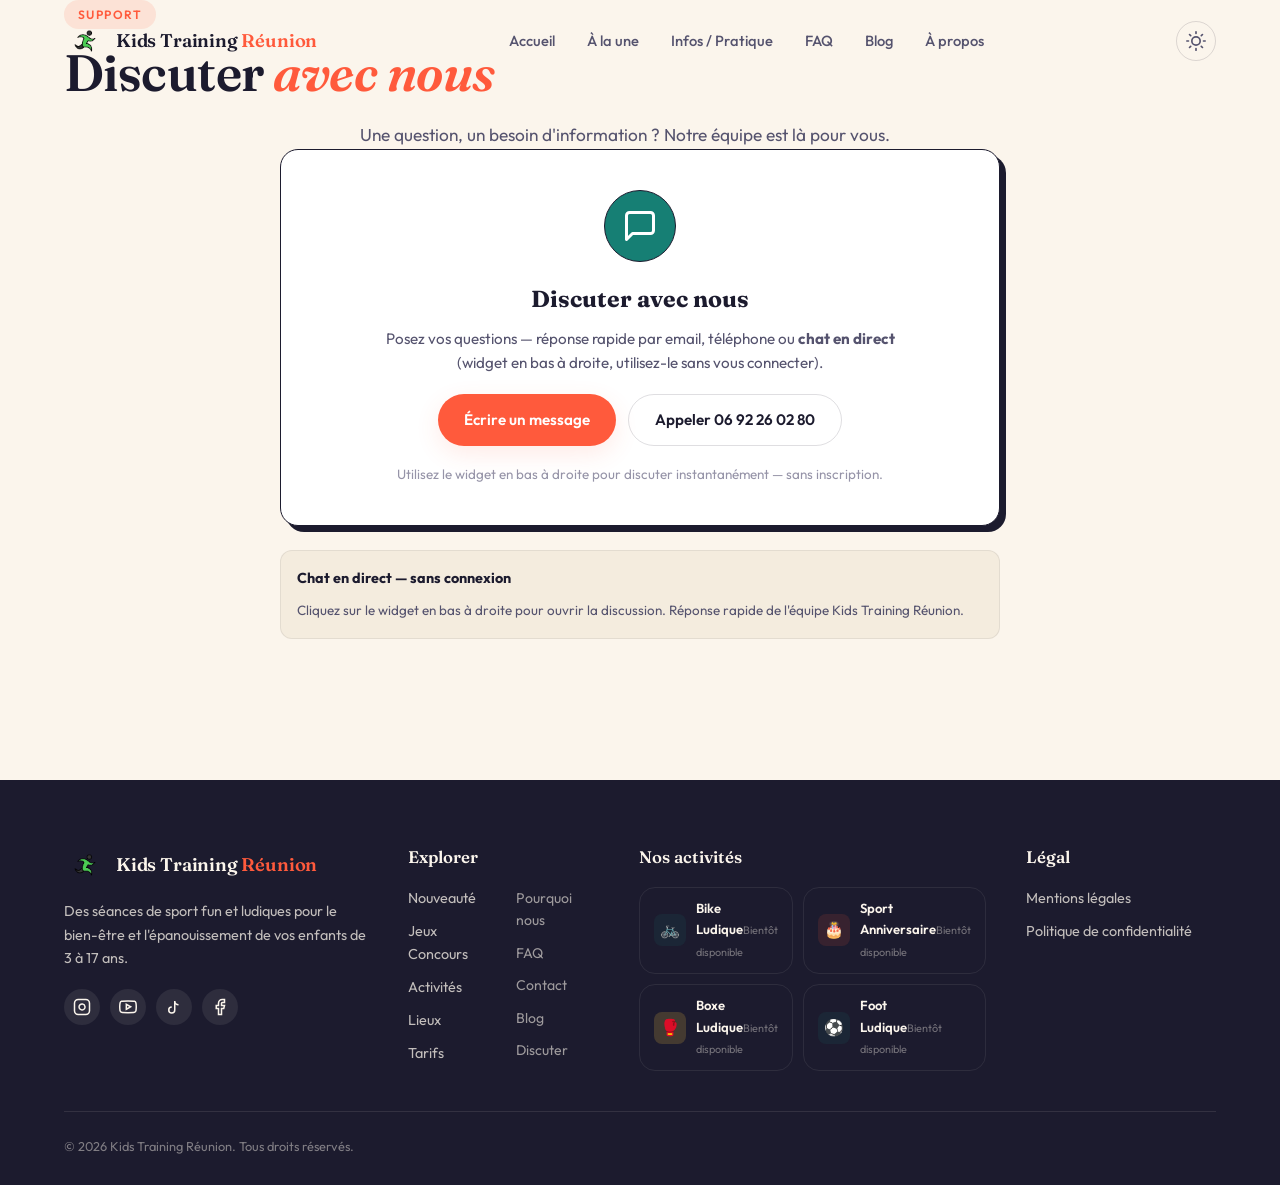
<file: chat.html>
<!DOCTYPE html>
<html lang="fr">

<head>
  <meta charset="UTF-8">
  <meta name="viewport" content="width=device-width, initial-scale=1.0">
  <title>Discuter avec nous — Kids Training Réunion</title>
  <meta name="description" content="Besoin d'aide ? Discutez directement avec l'équipe Kids Training Réunion.">
  <link rel="icon" type="image/x-icon" href="image/favicon.ico?v=7" id="favicon">
  <link rel="icon" type="image/png" sizes="16x16" href="image/favicon-16x16.png?v=7">
  <link rel="icon" type="image/png" sizes="32x32" href="image/favicon-32x32.png?v=7">
  <link rel="icon" type="image/png" sizes="64x64" href="image/favicon-64x64.png?v=7">
  <link rel="apple-touch-icon" sizes="180x180" href="image/apple-touch-icon.png?v=7">
  <link rel="manifest" href="image/site.webmanifest">
  <meta name="theme-color" content="#FF5A3C">
  <meta property="og:title" content="Discuter avec nous — Kids Training Réunion">
  <meta property="og:description" content="Besoin d'aide ? Discutez directement avec l'équipe Kids Training Réunion.">
  <meta property="og:image" content="image/logo.png">
  <meta property="og:type" content="website">
  <meta property="og:locale" content="fr_FR">
  <link rel="canonical" href="https://kids-training-reunion.re/chat.html">
  <link rel="preconnect" href="https://fonts.googleapis.com">
  <link rel="preconnect" href="https://fonts.gstatic.com" crossorigin>
  <link
    href="https://fonts.googleapis.com/css2?family=Fraunces:ital,opsz,wght@0,9..144,300;0,9..144,450;0,9..144,600;0,9..144,700;0,9..144,900;1,9..144,500;1,9..144,600&family=Outfit:wght@400;500;600;700;800&display=swap"
    rel="stylesheet">
  <link rel="stylesheet" href="styles.css">
  <link rel="stylesheet" href="chat.css">
  <script>
    (function () {
      var theme = localStorage.getItem('theme') || 'light';
      document.documentElement.setAttribute('data-theme', theme);
      var fav = document.getElementById('favicon');
      if(fav) fav.href = 'image/favicon.ico?v=7';
    })();
  </script>
</head>

<body>

  <!-- NAV -->
  <nav class="nav" id="nav" role="navigation" aria-label="Navigation principale">
    <div class="nav-container">
      <a href="index.html" class="logo">
        <img class="logo-img" src="image/logo.png" alt="Kids Training Réunion" width="42" height="42">
        <span class="logo-text">Kids Training<span class="logo-accent"> Réunion</span></span>
      </a>
      <div class="nav-links" id="navLinks">
        <a href="index.html" class="nav-link">Accueil</a>
        <a href="index.html#nouveautes" class="nav-link">À la une</a>
        <a href="index.html#lieux" class="nav-link">Infos / Pratique</a>
        <a href="index.html#faq" class="nav-link">FAQ</a>
        <a href="blog.html" class="nav-link">Blog</a>
        <a href="apropos.html" class="nav-link">À propos</a>
      </div>
      <div class="nav-actions">
        <button class="theme-toggle" id="themeToggle" aria-label="Changer de thème">
          <svg class="icon-sun" width="20" height="20" viewBox="0 0 24 24" fill="none" stroke="currentColor" stroke-width="2" stroke-linecap="round" stroke-linejoin="round">
            <circle cx="12" cy="12" r="5"/><path d="M12 1v2M12 21v2M4.22 4.22l1.42 1.42M18.36 18.36l1.42 1.42M1 12h2M21 12h2M4.22 19.78l1.42-1.42M18.36 5.64l1.42-1.42"/>
          </svg>
          <svg class="icon-moon" width="20" height="20" viewBox="0 0 24 24" fill="none" stroke="currentColor" stroke-width="2" stroke-linecap="round" stroke-linejoin="round">
            <path d="M21 12.79A9 9 0 1 1 11.21 3 7 7 0 0 0 21 12.79z"/>
          </svg>
        </button>
      </div>
      <button class="nav-toggle" id="navToggle" aria-label="Menu" aria-expanded="false" aria-controls="mobileMenu">
        <span></span><span></span><span></span>
      </button>
    </div>
  </nav>

  <div class="mobile-menu" id="mobileMenu" role="dialog" aria-modal="true" aria-label="Menu mobile">
    <div class="mobile-menu-bg">
      <svg viewBox="0 0 100 100" preserveAspectRatio="none">
        <path class="menu-wave" d="M0,0 Q50,20 100,0 L100,100 Q50,80 0,100 Z" fill="var(--coral)" />
      </svg>
    </div>
    <div class="mobile-menu-links">
      <a href="index.html" class="mobile-link">Accueil</a>
      <a href="index.html#nouveautes" class="mobile-link">À la une</a>
      <a href="index.html#lieux" class="mobile-link">Infos / Pratique</a>
      <a href="index.html#faq" class="mobile-link">FAQ</a>
      <a href="blog.html" class="mobile-link">Blog</a>
      <a href="apropos.html" class="mobile-link">À propos</a>
      <a href="chat.html" class="mobile-link mobile-link--secondary">Discuter sans quitter le site</a>
    </div>
  </div>

  <!-- HERO -->
  <section class="page-hero">
    <div class="container">
      <span class="section-tag">Support</span>
      <h1 class="section-title">Discuter <span class="text-gradient">avec nous</span></h1>
      <p class="section-desc" style="margin:0 auto;">Une question, un besoin d'information ? Notre équipe est là pour vous.</p>
    </div>
  </section>


  <!-- CONTENT — lecture publique, admin voit config Tawk.to -->
  <section style="padding: 0 0 var(--section-pad);">
    <div class="container">
      <div class="chat-placeholder" style="max-width:720px; margin: 0 auto;">
        <div class="chat-placeholder-icon">
          <svg width="36" height="36" viewBox="0 0 24 24" fill="none" stroke="currentColor" stroke-width="2"
            stroke-linecap="round" stroke-linejoin="round">
            <path d="M21 15a2 2 0 0 1-2 2H7l-4 4V5a2 2 0 0 1 2-2h14a2 2 0 0 1 2 2z" />
          </svg>
        </div>
        <h3>Discuter avec nous</h3>
        <p>Posez vos questions — réponse rapide par email, téléphone ou <strong>chat en direct</strong> (widget en bas à droite, utilisez-le sans vous connecter).</p>
        <div style="display:flex; gap:12px; justify-content:center; flex-wrap:wrap; margin-top:18px;">
          <a href="index.html#contact" class="btn btn-primary"><span>Écrire un message</span></a>
          <a href="tel:0692260280" class="btn btn-ghost"><span>Appeler 06 92 26 02 80</span></a>
        </div>
        <p style="margin-top:18px; font-size:0.84rem; color:var(--ink-faint);">Utilisez le widget en bas à droite pour discuter instantanément — sans inscription.</p>
      </div>

      <!-- TAWK.TO — chat en direct public -->
      <div style="display:flex; flex-direction:column; gap:10px; max-width:720px; margin: 24px auto 0; padding:16px; background:var(--cream-alt); border:1px solid var(--border); border-radius:12px;">
        <strong style="font-size:0.9rem;">Chat en direct — sans connexion</strong>
        <p style="font-size:0.84rem; color:var(--ink-soft); margin:0;">Cliquez sur le widget en bas à droite pour ouvrir la discussion. Réponse rapide de l'équipe Kids Training Réunion.</p>
      </div>

    </div>
  </section>

  <!-- FOOTER -->
  <footer class="footer">
    <div class="container">
      <div class="footer-grid">
        <div class="footer-brand">
          <a href="index.html" class="logo">
            <img class="logo-img" src="image/logo.png" alt="Kids Training Réunion" width="42" height="42">
            <span class="logo-text">Kids Training<span class="logo-accent"> Réunion</span></span>
          </a>
          <p>Des séances de sport fun et ludiques pour le bien-être et l'épanouissement de vos enfants de 3 à 17 ans.</p>
          <div class="footer-socials">
            <a href="https://www.instagram.com/kids_training_reunion/" class="footer-social" aria-label="Instagram"
              target="_blank" rel="noopener"><svg width="18" height="18" viewBox="0 0 24 24" fill="none"
                stroke="currentColor" stroke-width="2">
                <rect x="2" y="2" width="20" height="20" rx="5" ry="5" />
                <path d="M16 11.37A4 4 0 1112.63 8 4 4 0 0116 11.37z" />
                <line x1="17.5" y1="6.5" x2="17.51" y2="6.5" />
              </svg></a>
            <a href="https://www.youtube.com/@KidsTrainingReunion" class="footer-social" aria-label="YouTube"
              target="_blank" rel="noopener"><svg width="18" height="18" viewBox="0 0 24 24" fill="none"
                stroke="currentColor" stroke-width="2">
                <path d="M22.54 6.42a2.78 2.78 0 00-1.94-2C18.88 4 12 4 12 4s-6.88 0-8.6.46a2.78 2.78 0 00-1.94 2A29 29 0 001 11.75a29 29 0 00.46 5.33A2.78 2.78 0 003.4 19.1c1.72.46 8.6.46 8.6.46s6.88 0 8.6-.46a2.78 2.78 0 001.94-2 29 29 0 00.46-5.25 29 29 0 00-.46-5.43z" />
                <polygon points="9.75 15.02 15.5 11.75 9.75 8.48 9.75 15.02" />
              </svg></a>
            <a href="https://www.tiktok.com/@kidstrainingreunion" class="footer-social" aria-label="TikTok"
              target="_blank" rel="noopener"><svg width="18" height="18" viewBox="0 0 24 24" fill="none"
                stroke="currentColor" stroke-width="2">
                <path d="M9 12a4 4 0 1 0 4 4V4a5 5 0 0 0 5 5" />
              </svg></a>
            <a href="https://www.facebook.com/profile.php?id=100055377537172" class="footer-social" aria-label="Facebook"
              target="_blank" rel="noopener"><svg width="18" height="18" viewBox="0 0 24 24" fill="none"
                stroke="currentColor" stroke-width="2">
                <path d="M18 2h-3a5 5 0 00-5 5v3H7v4h3v8h4v-8h3l1-4h-4V7a1 1 0 011-1h3z" />
              </svg></a>
          </div>
        </div>
        <div>
          <p class="footer-title">Explorer</p>
          <div class="footer-nav-compact">
            <div class="footer-links">
              <a href="index.html#nouveautes">Nouveauté</a>
              <a href="index.html#concours">Jeux Concours</a>
              <a href="index.html#activites">Activités</a>
              <a href="index.html#lieux">Lieux</a>
              <a href="index.html#tarifs">Tarifs</a>
            </div>
            <div class="footer-links footer-links--muted">
              <a href="index.html#confiance">Pourquoi nous</a>
              <a href="index.html#faq">FAQ</a>
              <a href="index.html#contact">Contact</a>
              <a href="blog.html">Blog</a>
              <a href="chat.html">Discuter</a>
            </div>
          </div>
        </div>
        <div>
          <p class="footer-title">Nos activités</p>
          <div class="sites-grid">
            <a href="https://bike-ludique-reunion.com" class="site-link" target="_blank" rel="noopener">
              <span class="site-link-icon" style="background: var(--teal-glow); color: var(--teal);">🚲</span>
              <span class="site-link-label"><span class="site-link-name">Bike Ludique</span><span class="site-link-status">Bientôt disponible</span></span>
            </a>
            <a href="https://sport-anniversaire-reunion.com" class="site-link" target="_blank" rel="noopener">
              <span class="site-link-icon" style="background: var(--coral-glow); color: var(--coral);">🎂</span>
              <span class="site-link-label"><span class="site-link-name">Sport Anniversaire</span><span class="site-link-status">Bientôt disponible</span></span>
            </a>
            <a href="https://boxe-ludique-reunion.com" class="site-link" target="_blank" rel="noopener">
              <span class="site-link-icon" style="background: var(--sun-glow); color: var(--sun-dark);">🥊</span>
              <span class="site-link-label"><span class="site-link-name">Boxe Ludique</span><span class="site-link-status">Bientôt disponible</span></span>
            </a>
            <a href="https://foot-ludique-reunion.com" class="site-link" target="_blank" rel="noopener">
              <span class="site-link-icon" style="background: var(--teal-glow); color: var(--teal);">⚽</span>
              <span class="site-link-label"><span class="site-link-name">Foot Ludique</span><span class="site-link-status">Bientôt disponible</span></span>
            </a>
          </div>
        </div>
        <div>
          <p class="footer-title">Légal</p>
          <div class="footer-links"><a href="mentions-legales.html">Mentions légales</a><a href="politique-confidentialite.html">Politique de confidentialité</a></div>
        </div>
      </div>
      <div class="footer-bottom">
        <p class="footer-copyright">© 2026 Kids Training Réunion. Tous droits réservés.</p>
      </div>
    </div>
  </footer>

  <script src="app.js"></script>
  <script>
    document.querySelectorAll('.mobile-link').forEach(link => {
      link.addEventListener('click', () => {
        document.getElementById('navToggle').classList.remove('active');
        document.getElementById('mobileMenu').classList.remove('active');
        document.body.style.overflow = '';
      });
    });
  </script>
</body>

</html>
</file>
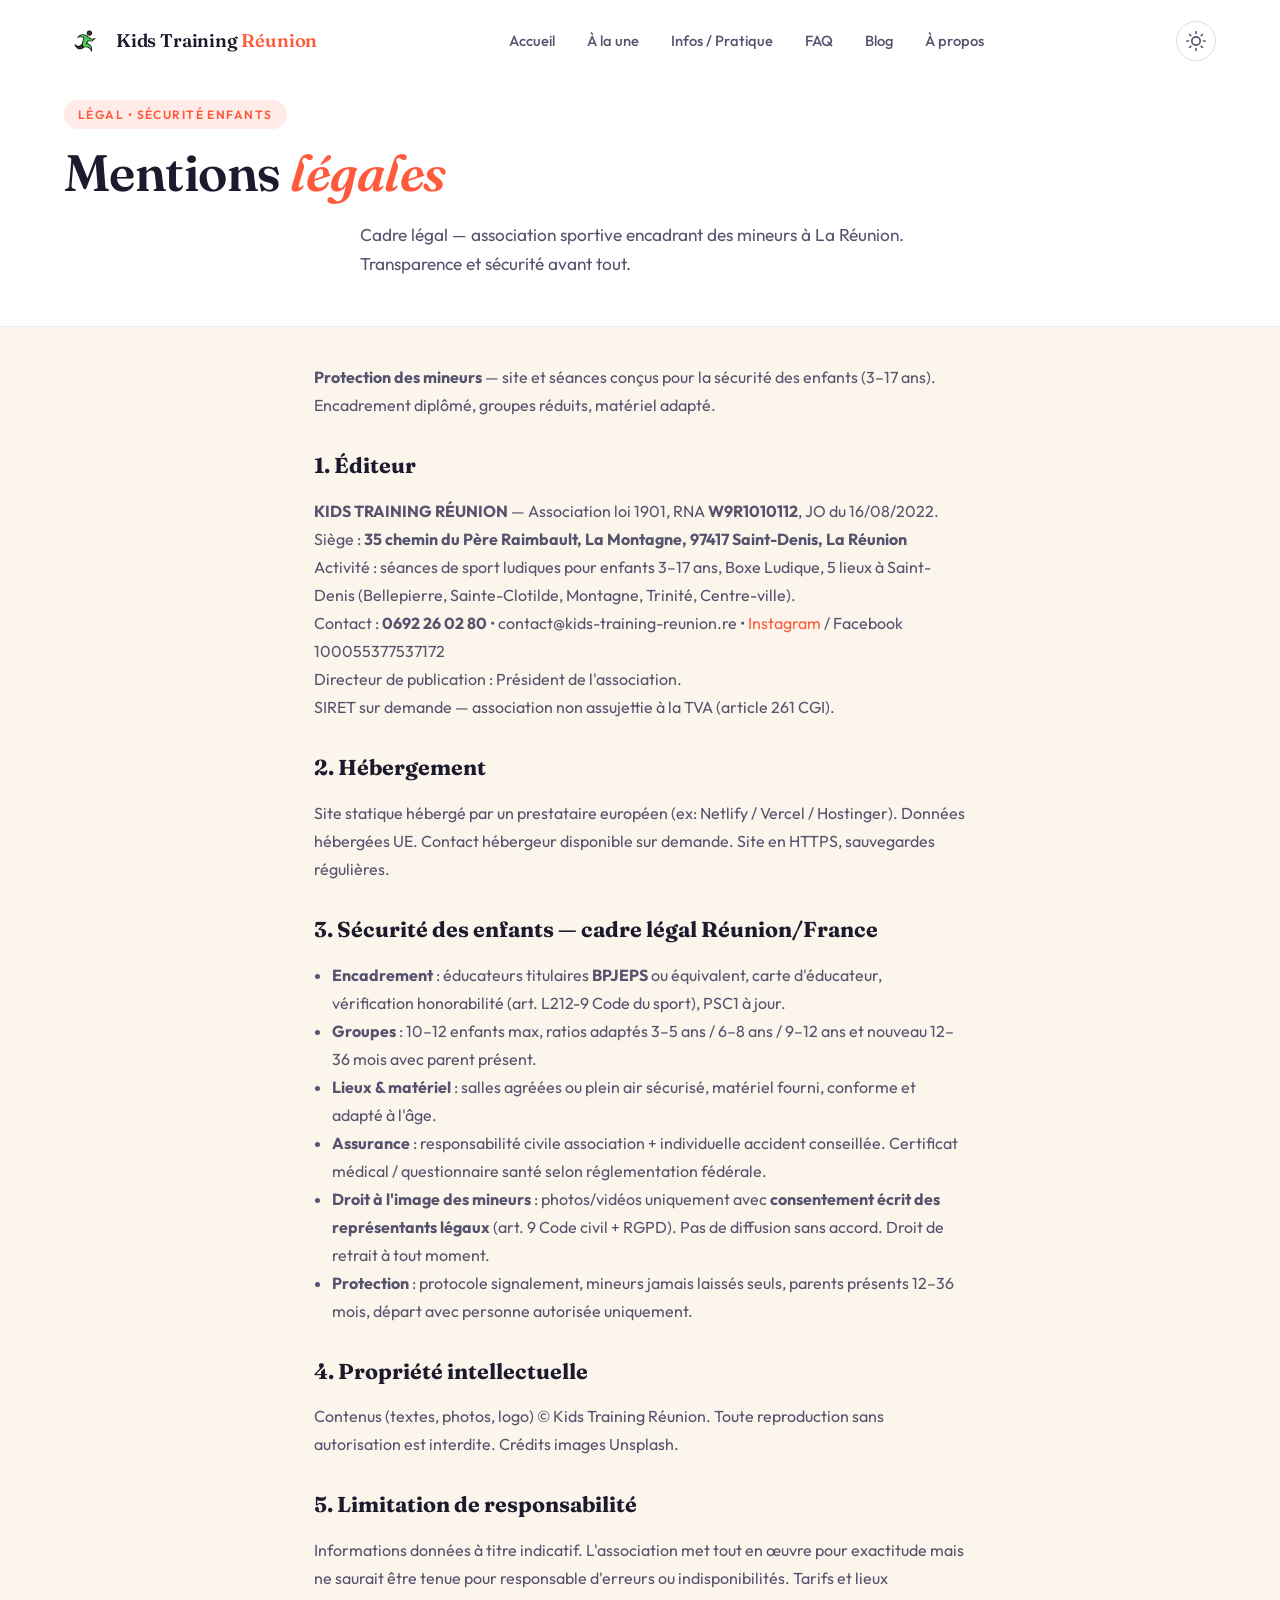
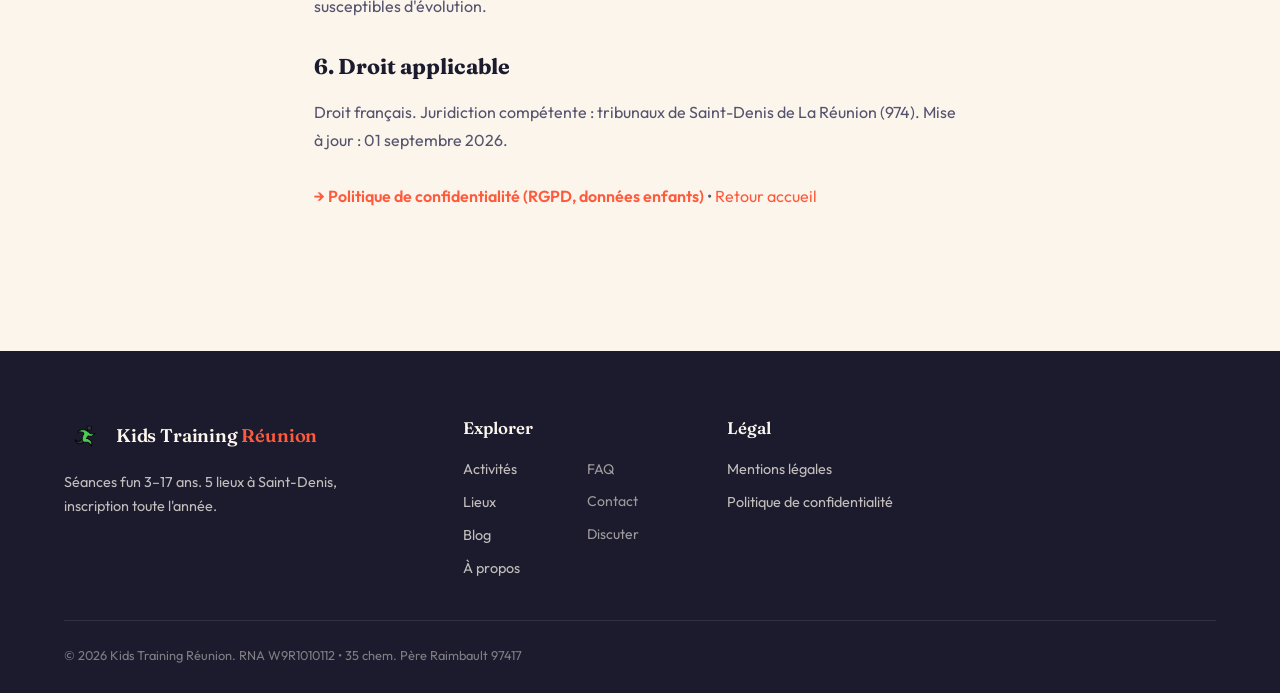
<file: mentions-legales.html>
<!DOCTYPE html>
<html lang="fr">
<head>
  <meta charset="UTF-8">
  <meta name="viewport" content="width=device-width, initial-scale=1.0">
  <title>Mentions légales — Kids Training Réunion</title>
  <meta name="description" content="Mentions légales Kids Training Réunion — association sportive pour enfants à Saint-Denis, sécurité et cadre légal.">
  <link rel="icon" type="image/x-icon" href="image/favicon.ico?v=7" id="favicon">
  <link rel="icon" type="image/png" sizes="16x16" href="image/favicon-16x16.png?v=7">
  <link rel="icon" type="image/png" sizes="32x32" href="image/favicon-32x32.png?v=7">
  <link rel="icon" type="image/png" sizes="64x64" href="image/favicon-64x64.png?v=7">
  <link rel="apple-touch-icon" sizes="180x180" href="image/apple-touch-icon.png?v=7">
  <link rel="manifest" href="image/site.webmanifest">
  <meta name="theme-color" content="#FF5A3C">
  <link rel="canonical" href="https://kids-training-reunion.re/mentions-legales.html">
  <link rel="preconnect" href="https://fonts.googleapis.com"><link rel="preconnect" href="https://fonts.gstatic.com" crossorigin>
  <link href="https://fonts.googleapis.com/css2?family=Fraunces:ital,opsz,wght@0,9..144,600&family=Outfit:wght@400;600;700&display=swap" rel="stylesheet">
  <link rel="stylesheet" href="styles.css">
  <script>(function(){var t=localStorage.getItem('theme')||'light';document.documentElement.setAttribute('data-theme',t);var f=document.getElementById('favicon');if(f)f.href='image/favicon.ico?v=7';})();</script>
</head>
<body>
      <!-- NAV -->
  <nav class="nav" id="nav" role="navigation" aria-label="Navigation principale">
    <div class="nav-container">
      <a href="index.html" class="logo">
        <img class="logo-img" src="image/logo.png" alt="Kids Training Réunion" width="42" height="42">
        <span class="logo-text">Kids Training<span class="logo-accent"> Réunion</span></span>
      </a>
      <div class="nav-links" id="navLinks">
        <a href="index.html" class="nav-link">Accueil</a>
        <a href="index.html#nouveautes" class="nav-link">À la une</a>
        <a href="index.html#lieux" class="nav-link">Infos / Pratique</a>
        <a href="index.html#faq" class="nav-link">FAQ</a>
        <a href="blog.html" class="nav-link">Blog</a>
        <a href="apropos.html" class="nav-link">À propos</a>
      </div>
      <div class="nav-actions">
        <button class="theme-toggle" id="themeToggle" aria-label="Changer de thème">
          <svg class="icon-sun" width="20" height="20" viewBox="0 0 24 24" fill="none" stroke="currentColor" stroke-width="2" stroke-linecap="round" stroke-linejoin="round">
            <circle cx="12" cy="12" r="5"/><path d="M12 1v2M12 21v2M4.22 4.22l1.42 1.42M18.36 18.36l1.42 1.42M1 12h2M21 12h2M4.22 19.78l1.42-1.42M18.36 5.64l1.42-1.42"/>
          </svg>
          <svg class="icon-moon" width="20" height="20" viewBox="0 0 24 24" fill="none" stroke="currentColor" stroke-width="2" stroke-linecap="round" stroke-linejoin="round">
            <path d="M21 12.79A9 9 0 1 1 11.21 3 7 7 0 0 0 21 12.79z"/>
          </svg>
        </button>
      </div>
      <button class="nav-toggle" id="navToggle" aria-label="Menu" aria-expanded="false" aria-controls="mobileMenu">
        <span></span><span></span><span></span>
      </button>
    </div>
  </nav>

  <div class="mobile-menu" id="mobileMenu" role="dialog" aria-modal="true" aria-label="Menu mobile">
    <div class="mobile-menu-bg">
      <svg viewBox="0 0 100 100" preserveAspectRatio="none">
        <path class="menu-wave" d="M0,0 Q50,20 100,0 L100,100 Q50,80 0,100 Z" fill="var(--coral)" />
      </svg>
    </div>
    <div class="mobile-menu-links">
      <a href="index.html" class="mobile-link">Accueil</a>
      <a href="index.html#nouveautes" class="mobile-link">À la une</a>
      <a href="index.html#lieux" class="mobile-link">Infos / Pratique</a>
      <a href="index.html#faq" class="mobile-link">FAQ</a>
      <a href="blog.html" class="mobile-link">Blog</a>
      <a href="apropos.html" class="mobile-link">À propos</a>
      <a href="chat.html" class="mobile-link mobile-link--secondary">Discuter sans quitter le site</a>
    </div>
  </div>

  <section class="page-hero" style="padding:100px 0 48px; background:var(--paper); border-bottom:1px solid var(--border);">
    <div class="container">
      <span class="section-tag">Légal • Sécurité enfants</span>
      <h1 class="section-title">Mentions <span class="text-gradient">légales</span></h1>
      <p class="section-desc" style="margin:0 auto;">Cadre légal — association sportive encadrant des mineurs à La Réunion. Transparence et sécurité avant tout.</p>
    </div>
  </section>

  <section style="padding:36px 0 var(--section-pad);">
    <div class="container" style="max-width:780px; line-height:1.75; color:var(--ink-soft);">
      <div class="blog-admin-only" style="display:block; margin-bottom:22px;"><strong>Protection des mineurs</strong> — site et séances conçus pour la sécurité des enfants (3–17 ans). Encadrement diplômé, groupes réduits, matériel adapté.</div>

      <h2 style="font-family:var(--font-display); color:var(--ink); margin:28px 0 12px; font-size:1.35rem;">1. Éditeur</h2>
      <p><strong>KIDS TRAINING RÉUNION</strong> — Association loi 1901, RNA <strong>W9R1010112</strong>, JO du 16/08/2022.<br>
      Siège : <strong>35 chemin du Père Raimbault, La Montagne, 97417 Saint-Denis, La Réunion</strong><br>
      Activité : séances de sport ludiques pour enfants 3–17 ans, Boxe Ludique, 5 lieux à Saint-Denis (Bellepierre, Sainte-Clotilde, Montagne, Trinité, Centre-ville).<br>
      Contact : <strong>0692 26 02 80</strong> • contact@kids-training-reunion.re • <a href="https://www.instagram.com/kids_training_reunion/" style="color:var(--coral);">Instagram</a> / Facebook 100055377537172<br>
      Directeur de publication : Président de l'association.<br>
      SIRET sur demande — association non assujettie à la TVA (article 261 CGI).</p>

      <h2 style="font-family:var(--font-display); color:var(--ink); margin:28px 0 12px; font-size:1.35rem;">2. Hébergement</h2>
      <p>Site statique hébergé par un prestataire européen (ex: Netlify / Vercel / Hostinger). Données hébergées UE. Contact hébergeur disponible sur demande. Site en HTTPS, sauvegardes régulières.</p>

      <h2 style="font-family:var(--font-display); color:var(--ink); margin:28px 0 12px; font-size:1.35rem;">3. Sécurité des enfants — cadre légal Réunion/France</h2>
      <ul style="margin:12px 0 0 18px;">
        <li><strong>Encadrement</strong> : éducateurs titulaires <strong>BPJEPS</strong> ou équivalent, carte d'éducateur, vérification honorabilité (art. L212-9 Code du sport), PSC1 à jour.</li>
        <li><strong>Groupes</strong> : 10–12 enfants max, ratios adaptés 3–5 ans / 6–8 ans / 9–12 ans et nouveau 12–36 mois avec parent présent.</li>
        <li><strong>Lieux & matériel</strong> : salles agréées ou plein air sécurisé, matériel fourni, conforme et adapté à l'âge.</li>
        <li><strong>Assurance</strong> : responsabilité civile association + individuelle accident conseillée. Certificat médical / questionnaire santé selon réglementation fédérale.</li>
        <li><strong>Droit à l'image des mineurs</strong> : photos/vidéos uniquement avec <strong>consentement écrit des représentants légaux</strong> (art. 9 Code civil + RGPD). Pas de diffusion sans accord. Droit de retrait à tout moment.</li>
        <li><strong>Protection</strong> : protocole signalement, mineurs jamais laissés seuls, parents présents 12–36 mois, départ avec personne autorisée uniquement.</li>
      </ul>

      <h2 style="font-family:var(--font-display); color:var(--ink); margin:28px 0 12px; font-size:1.35rem;">4. Propriété intellectuelle</h2>
      <p>Contenus (textes, photos, logo) © Kids Training Réunion. Toute reproduction sans autorisation est interdite. Crédits images Unsplash.</p>

      <h2 style="font-family:var(--font-display); color:var(--ink); margin:28px 0 12px; font-size:1.35rem;">5. Limitation de responsabilité</h2>
      <p>Informations données à titre indicatif. L'association met tout en œuvre pour exactitude mais ne saurait être tenue pour responsable d'erreurs ou indisponibilités. Tarifs et lieux susceptibles d'évolution.</p>

      <h2 style="font-family:var(--font-display); color:var(--ink); margin:28px 0 12px; font-size:1.35rem;">6. Droit applicable</h2>
      <p>Droit français. Juridiction compétente : tribunaux de Saint-Denis de La Réunion (974). Mise à jour : 01 septembre 2026.</p>

      <p style="margin-top:28px;"><a href="politique-confidentialite.html" style="color:var(--coral); font-weight:600;">→ Politique de confidentialité (RGPD, données enfants)</a> • <a href="index.html" style="color:var(--coral);">Retour accueil</a></p>
    </div>
  </section>

  <footer class="footer"><div class="container"><div class="footer-grid"><div class="footer-brand"><a href="index.html" class="logo"><img class="logo-img" src="image/logo.png" alt="" width="42" height="42"><span class="logo-text">Kids Training<span class="logo-accent"> Réunion</span></span></a><p>Séances fun 3–17 ans. 5 lieux à Saint-Denis, inscription toute l'année.</p></div><div><p class="footer-title">Explorer</p><div class="footer-nav-compact"><div class="footer-links"><a href="index.html#activites">Activités</a><a href="index.html#lieux">Lieux</a><a href="blog.html">Blog</a><a href="apropos.html">À propos</a></div><div class="footer-links footer-links--muted"><a href="index.html#faq">FAQ</a><a href="index.html#contact">Contact</a><a href="chat.html">Discuter</a></div></div></div><div><p class="footer-title">Légal</p><div class="footer-links"><a href="mentions-legales.html">Mentions légales</a><a href="politique-confidentialite.html">Politique de confidentialité</a></div></div></div><div class="footer-bottom"><p class="footer-copyright">© 2026 Kids Training Réunion. RNA W9R1010112 • 35 chem. Père Raimbault 97417</p></div></div></footer>
  <script src="app.js"></script>
</body>
</html>
</file>
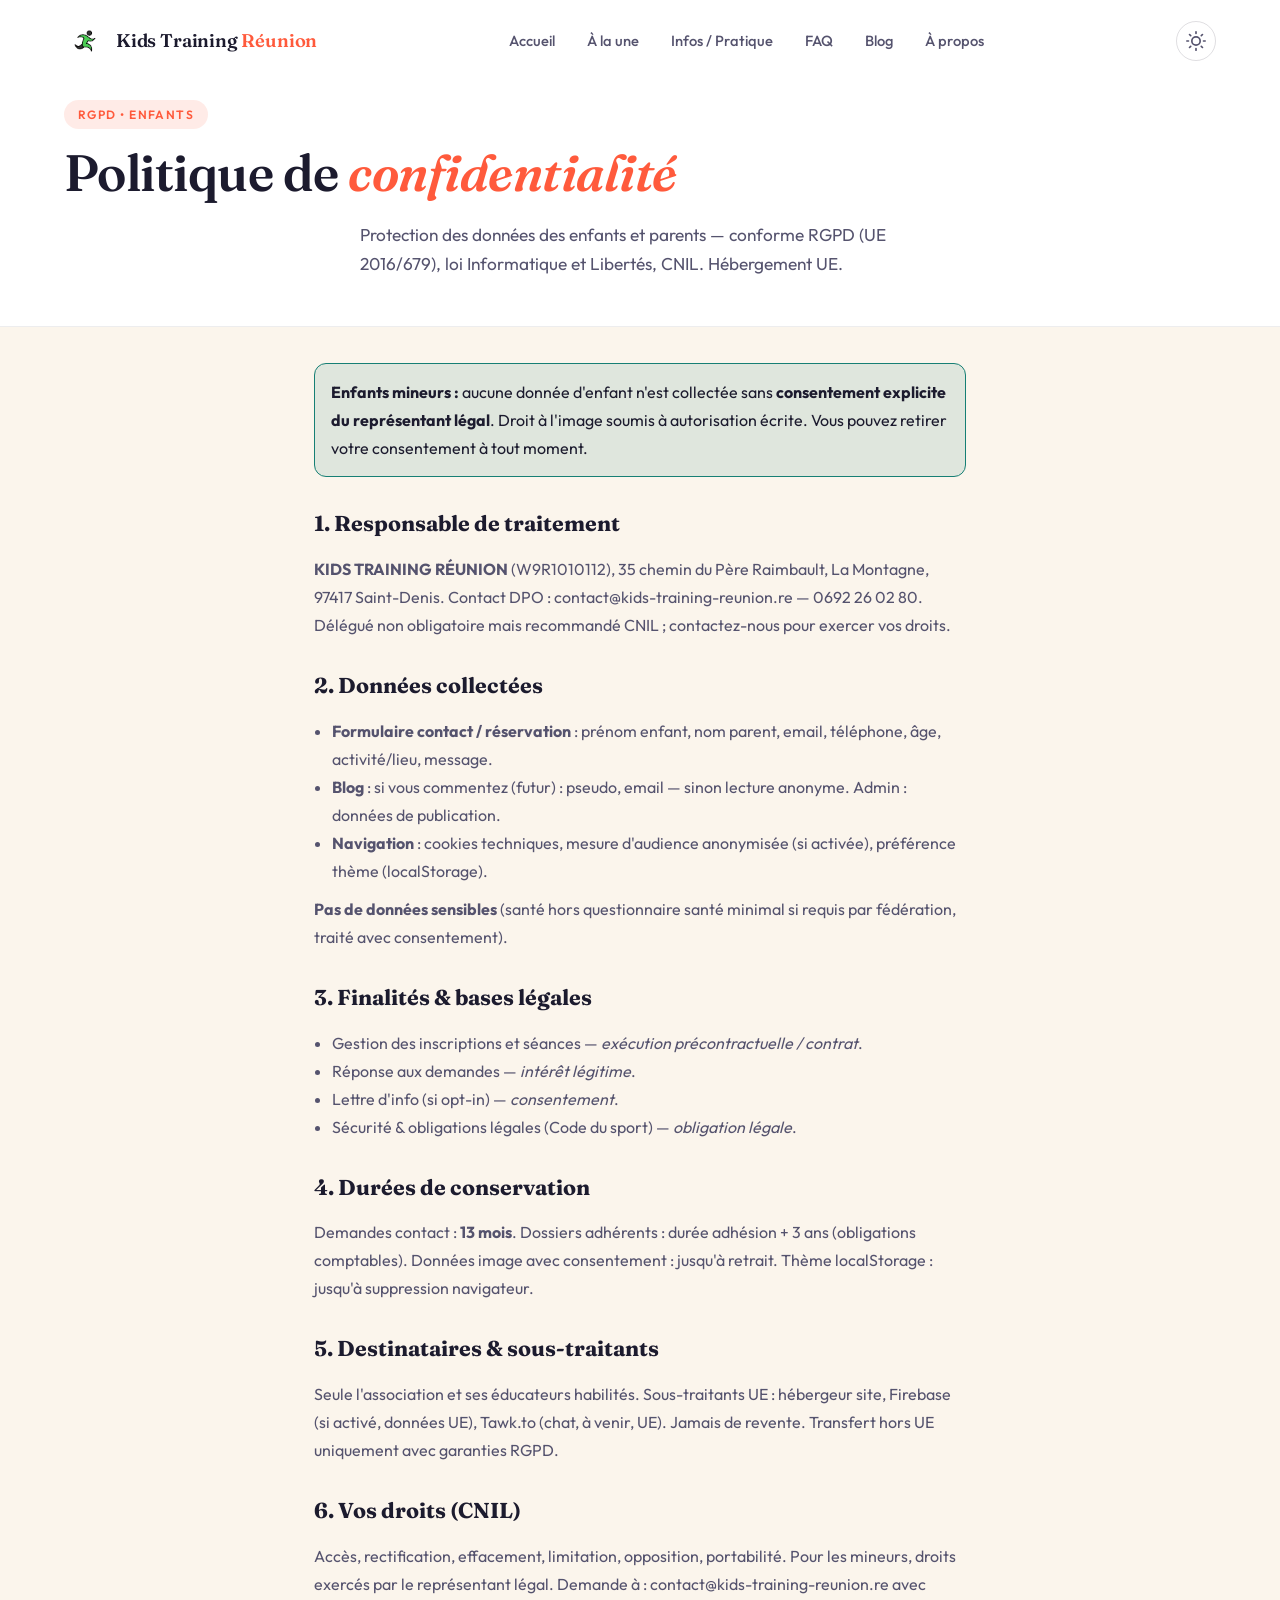
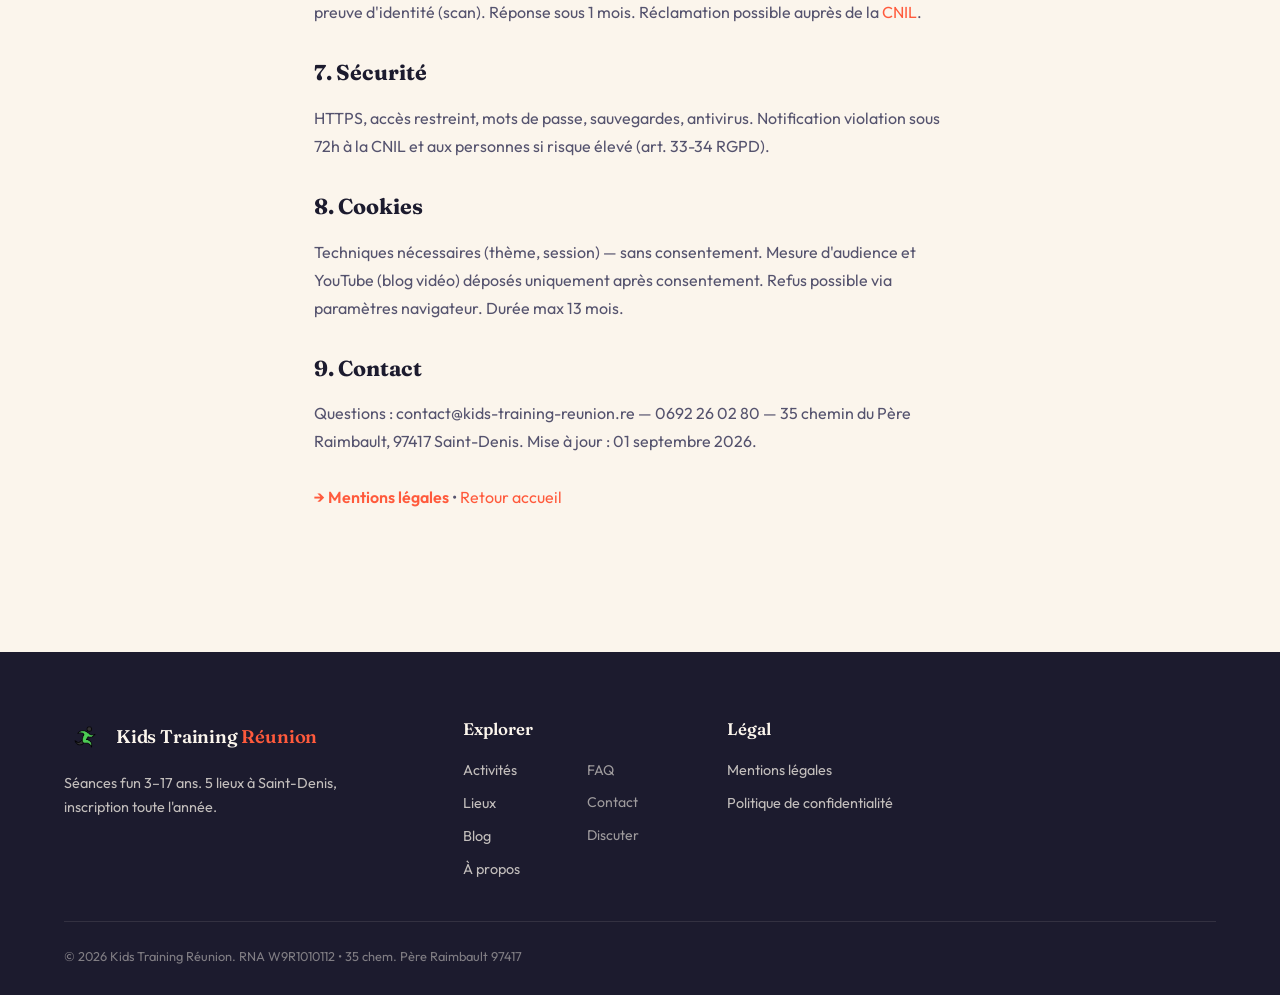
<file: politique-confidentialite.html>
<!DOCTYPE html>
<html lang="fr">
<head>
  <meta charset="UTF-8">
  <meta name="viewport" content="width=device-width, initial-scale=1.0">
  <title>Politique de confidentialité — Kids Training Réunion</title>
  <meta name="description" content="Politique de confidentialité RGPD Kids Training Réunion — protection des données enfants et parents à La Réunion.">
  <link rel="icon" type="image/x-icon" href="image/favicon.ico?v=7" id="favicon">
  <link rel="icon" type="image/png" sizes="16x16" href="image/favicon-16x16.png?v=7">
  <link rel="icon" type="image/png" sizes="32x32" href="image/favicon-32x32.png?v=7">
  <link rel="icon" type="image/png" sizes="64x64" href="image/favicon-64x64.png?v=7">
  <link rel="apple-touch-icon" sizes="180x180" href="image/apple-touch-icon.png?v=7">
  <link rel="manifest" href="image/site.webmanifest">
  <meta name="theme-color" content="#FF5A3C">
  <link rel="canonical" href="https://kids-training-reunion.re/politique-confidentialite.html">
  <link rel="preconnect" href="https://fonts.googleapis.com"><link rel="preconnect" href="https://fonts.gstatic.com" crossorigin>
  <link href="https://fonts.googleapis.com/css2?family=Fraunces:ital,opsz,wght@0,9..144,600&family=Outfit:wght@400;600;700&display=swap" rel="stylesheet">
  <link rel="stylesheet" href="styles.css">
  <script>(function(){var t=localStorage.getItem('theme')||'light';document.documentElement.setAttribute('data-theme',t);var f=document.getElementById('favicon');if(f)f.href='image/favicon.ico?v=7';})();</script>
</head>
<body>
      <!-- NAV -->
  <nav class="nav" id="nav" role="navigation" aria-label="Navigation principale">
    <div class="nav-container">
      <a href="index.html" class="logo">
        <img class="logo-img" src="image/logo.png" alt="Kids Training Réunion" width="42" height="42">
        <span class="logo-text">Kids Training<span class="logo-accent"> Réunion</span></span>
      </a>
      <div class="nav-links" id="navLinks">
        <a href="index.html" class="nav-link">Accueil</a>
        <a href="index.html#nouveautes" class="nav-link">À la une</a>
        <a href="index.html#lieux" class="nav-link">Infos / Pratique</a>
        <a href="index.html#faq" class="nav-link">FAQ</a>
        <a href="blog.html" class="nav-link">Blog</a>
        <a href="apropos.html" class="nav-link">À propos</a>
      </div>
      <div class="nav-actions">
        <button class="theme-toggle" id="themeToggle" aria-label="Changer de thème">
          <svg class="icon-sun" width="20" height="20" viewBox="0 0 24 24" fill="none" stroke="currentColor" stroke-width="2" stroke-linecap="round" stroke-linejoin="round">
            <circle cx="12" cy="12" r="5"/><path d="M12 1v2M12 21v2M4.22 4.22l1.42 1.42M18.36 18.36l1.42 1.42M1 12h2M21 12h2M4.22 19.78l1.42-1.42M18.36 5.64l1.42-1.42"/>
          </svg>
          <svg class="icon-moon" width="20" height="20" viewBox="0 0 24 24" fill="none" stroke="currentColor" stroke-width="2" stroke-linecap="round" stroke-linejoin="round">
            <path d="M21 12.79A9 9 0 1 1 11.21 3 7 7 0 0 0 21 12.79z"/>
          </svg>
        </button>
      </div>
      <button class="nav-toggle" id="navToggle" aria-label="Menu" aria-expanded="false" aria-controls="mobileMenu">
        <span></span><span></span><span></span>
      </button>
    </div>
  </nav>

  <div class="mobile-menu" id="mobileMenu" role="dialog" aria-modal="true" aria-label="Menu mobile">
    <div class="mobile-menu-bg">
      <svg viewBox="0 0 100 100" preserveAspectRatio="none">
        <path class="menu-wave" d="M0,0 Q50,20 100,0 L100,100 Q50,80 0,100 Z" fill="var(--coral)" />
      </svg>
    </div>
    <div class="mobile-menu-links">
      <a href="index.html" class="mobile-link">Accueil</a>
      <a href="index.html#nouveautes" class="mobile-link">À la une</a>
      <a href="index.html#lieux" class="mobile-link">Infos / Pratique</a>
      <a href="index.html#faq" class="mobile-link">FAQ</a>
      <a href="blog.html" class="mobile-link">Blog</a>
      <a href="apropos.html" class="mobile-link">À propos</a>
      <a href="chat.html" class="mobile-link mobile-link--secondary">Discuter sans quitter le site</a>
    </div>
  </div>

  <section class="page-hero" style="padding:100px 0 48px; background:var(--paper); border-bottom:1px solid var(--border);">
    <div class="container">
      <span class="section-tag">RGPD • Enfants</span>
      <h1 class="section-title">Politique de <span class="text-gradient">confidentialité</span></h1>
      <p class="section-desc" style="margin:0 auto;">Protection des données des enfants et parents — conforme RGPD (UE 2016/679), loi Informatique et Libertés, CNIL. Hébergement UE.</p>
    </div>
  </section>

  <section style="padding:36px 0 var(--section-pad);">
    <div class="container" style="max-width:780px; line-height:1.75; color:var(--ink-soft);">
      <div style="border:1.5px solid var(--teal); background:var(--teal-glow); border-radius:12px; padding:14px 16px; margin-bottom:22px; color:var(--ink);"><strong>Enfants mineurs :</strong> aucune donnée d'enfant n'est collectée sans <strong>consentement explicite du représentant légal</strong>. Droit à l'image soumis à autorisation écrite. Vous pouvez retirer votre consentement à tout moment.</div>

      <h2 style="font-family:var(--font-display); color:var(--ink); margin:28px 0 12px; font-size:1.35rem;">1. Responsable de traitement</h2>
      <p><strong>KIDS TRAINING RÉUNION</strong> (W9R1010112), 35 chemin du Père Raimbault, La Montagne, 97417 Saint-Denis. Contact DPO : contact@kids-training-reunion.re — 0692 26 02 80. Délégué non obligatoire mais recommandé CNIL ; contactez-nous pour exercer vos droits.</p>

      <h2 style="font-family:var(--font-display); color:var(--ink); margin:28px 0 12px; font-size:1.35rem;">2. Données collectées</h2>
      <ul style="margin:12px 0 0 18px;">
        <li><strong>Formulaire contact / réservation</strong> : prénom enfant, nom parent, email, téléphone, âge, activité/lieu, message.</li>
        <li><strong>Blog</strong> : si vous commentez (futur) : pseudo, email — sinon lecture anonyme. Admin : données de publication.</li>
        <li><strong>Navigation</strong> : cookies techniques, mesure d'audience anonymisée (si activée), préférence thème (localStorage).</li>
      </ul>
      <p style="margin-top:10px;"><strong>Pas de données sensibles</strong> (santé hors questionnaire santé minimal si requis par fédération, traité avec consentement).</p>

      <h2 style="font-family:var(--font-display); color:var(--ink); margin:28px 0 12px; font-size:1.35rem;">3. Finalités & bases légales</h2>
      <ul style="margin:12px 0 0 18px;">
        <li>Gestion des inscriptions et séances — <em>exécution précontractuelle / contrat</em>.</li>
        <li>Réponse aux demandes — <em>intérêt légitime</em>.</li>
        <li>Lettre d'info (si opt-in) — <em>consentement</em>.</li>
        <li>Sécurité & obligations légales (Code du sport) — <em>obligation légale</em>.</li>
      </ul>

      <h2 style="font-family:var(--font-display); color:var(--ink); margin:28px 0 12px; font-size:1.35rem;">4. Durées de conservation</h2>
      <p>Demandes contact : <strong>13 mois</strong>. Dossiers adhérents : durée adhésion + 3 ans (obligations comptables). Données image avec consentement : jusqu'à retrait. Thème localStorage : jusqu'à suppression navigateur.</p>

      <h2 style="font-family:var(--font-display); color:var(--ink); margin:28px 0 12px; font-size:1.35rem;">5. Destinataires & sous-traitants</h2>
      <p>Seule l'association et ses éducateurs habilités. Sous-traitants UE : hébergeur site, Firebase (si activé, données UE), Tawk.to (chat, à venir, UE). Jamais de revente. Transfert hors UE uniquement avec garanties RGPD.</p>

      <h2 style="font-family:var(--font-display); color:var(--ink); margin:28px 0 12px; font-size:1.35rem;">6. Vos droits (CNIL)</h2>
      <p>Accès, rectification, effacement, limitation, opposition, portabilité. Pour les mineurs, droits exercés par le représentant légal. Demande à : contact@kids-training-reunion.re avec preuve d'identité (scan). Réponse sous 1 mois. Réclamation possible auprès de la <a href="https://www.cnil.fr/fr/plaintes" target="_blank" rel="noopener" style="color:var(--coral);">CNIL</a>.</p>

      <h2 style="font-family:var(--font-display); color:var(--ink); margin:28px 0 12px; font-size:1.35rem;">7. Sécurité</h2>
      <p>HTTPS, accès restreint, mots de passe, sauvegardes, antivirus. Notification violation sous 72h à la CNIL et aux personnes si risque élevé (art. 33-34 RGPD).</p>

      <h2 style="font-family:var(--font-display); color:var(--ink); margin:28px 0 12px; font-size:1.35rem;">8. Cookies</h2>
      <p>Techniques nécessaires (thème, session) — sans consentement. Mesure d'audience et YouTube (blog vidéo) déposés uniquement après consentement. Refus possible via paramètres navigateur. Durée max 13 mois.</p>

      <h2 style="font-family:var(--font-display); color:var(--ink); margin:28px 0 12px; font-size:1.35rem;">9. Contact</h2>
      <p>Questions : contact@kids-training-reunion.re — 0692 26 02 80 — 35 chemin du Père Raimbault, 97417 Saint-Denis. Mise à jour : 01 septembre 2026.</p>

      <p style="margin-top:28px;"><a href="mentions-legales.html" style="color:var(--coral); font-weight:600;">→ Mentions légales</a> • <a href="index.html" style="color:var(--coral);">Retour accueil</a></p>
    </div>
  </section>

  <footer class="footer"><div class="container"><div class="footer-grid"><div class="footer-brand"><a href="index.html" class="logo"><img class="logo-img" src="image/logo.png" alt="" width="42" height="42"><span class="logo-text">Kids Training<span class="logo-accent"> Réunion</span></span></a><p>Séances fun 3–17 ans. 5 lieux à Saint-Denis, inscription toute l'année.</p></div><div><p class="footer-title">Explorer</p><div class="footer-nav-compact"><div class="footer-links"><a href="index.html#activites">Activités</a><a href="index.html#lieux">Lieux</a><a href="blog.html">Blog</a><a href="apropos.html">À propos</a></div><div class="footer-links footer-links--muted"><a href="index.html#faq">FAQ</a><a href="index.html#contact">Contact</a><a href="chat.html">Discuter</a></div></div></div><div><p class="footer-title">Légal</p><div class="footer-links"><a href="mentions-legales.html">Mentions légales</a><a href="politique-confidentialite.html">Politique de confidentialité</a></div></div></div><div class="footer-bottom"><p class="footer-copyright">© 2026 Kids Training Réunion. RNA W9R1010112 • 35 chem. Père Raimbault 97417</p></div></div></footer>
  <script src="app.js"></script>
</body>
</html>
</file>
<file: styles.css>
/* ========================================
           KIDS TRAINING RÉUNION — DESIGN SYSTEM v2
           Warm · Editorial · Trustworthy
           ======================================== */
        :root {
            /* Ink & paper */
            --ink: #1C1B2E;
            --ink-soft: #55536E;
            --ink-faint: #9694A8;
            --cream: #FBF5EC;
            --cream-alt: #F4ECDE;
            --paper: #FFFFFF;
            --border: rgba(28, 27, 46, 0.08);
            --border-strong: rgba(28, 27, 46, 0.14);

            /* Coral — primary energy accent */
            --coral: #FF5A3C;
            --coral-dark: #E13F22;
            --coral-light: #FFB199;
            --coral-glow: rgba(255, 90, 60, 0.12);
            --coral-glow-strong: rgba(255, 90, 60, 0.20);

            /* Teal — secondary / trust accent */
            --teal: #167F74;
            --teal-dark: #0E5C54;
            --teal-light: #6FCFC3;
            --teal-glow: rgba(22, 127, 116, 0.12);
            --teal-glow-strong: rgba(22, 127, 116, 0.20);

            /* Sun — highlight */
            --sun: #FFC845;
            --sun-dark: #E8A926;
            --sun-glow: rgba(255, 200, 69, 0.18);

            /* Shadows */
            --shadow-sm: 0 2px 8px rgba(28, 27, 46, 0.05);
            --shadow: 0 8px 30px rgba(28, 27, 46, 0.08);
            --shadow-lg: 0 20px 50px rgba(28, 27, 46, 0.12);
            --shadow-xl: 0 30px 70px rgba(28, 27, 46, 0.16);

            /* Typography */
            --font-display: 'Fraunces', serif;
            --font-ui: 'Outfit', sans-serif;

            /* Easing */
            --ease-spring: cubic-bezier(0.34, 1.56, 0.64, 1);
            --ease-out-expo: cubic-bezier(0.16, 1, 0.3, 1);
            --ease-in-out: cubic-bezier(0.4, 0, 0.2, 1);

            /* Spacing */
            --section-pad: clamp(88px, 11vw, 152px);
            --edge: clamp(24px, 5vw, 64px);

            /* Border radius */
            --radius-sm: 8px;
            --radius-md: 16px;
            --radius-lg: 24px;
            --radius-xl: 32px;
            --radius-full: 9999px;
        }

        /* --- Reset & Base --- */
        *,
        *::before,
        *::after {
            margin: 0;
            padding: 0;
            box-sizing: border-box;
        }

        html {
            scroll-behavior: smooth;
            font-size: 16px;
            -webkit-font-smoothing: antialiased;
            -moz-osx-font-smoothing: grayscale;
        }

        @media (prefers-reduced-motion: reduce) {
            html {
                scroll-behavior: auto;
            }
            *,
            *::before,
            *::after {
                animation-duration: 0.01ms !important;
                animation-iteration-count: 1 !important;
                transition-duration: 0.01ms !important;
            }
        }

        body {
            font-family: var(--font-ui);
            color: var(--ink);
            background: var(--cream);
            line-height: 1.6;
            overflow-x: hidden;
        }

        a {
            color: inherit;
            text-decoration: none;
        }
        img {
            display: block;
            max-width: 100%;
        }

        ::selection {
            background: var(--coral);
            color: #fff;
        }

        ::-webkit-scrollbar {
            width: 8px;
        }
        ::-webkit-scrollbar-track {
            background: var(--cream);
        }
        ::-webkit-scrollbar-thumb {
            background: var(--coral-light);
            border-radius: 4px;
        }
        ::-webkit-scrollbar-thumb:hover {
            background: var(--coral);
        }

        :focus-visible {
            outline: 2px solid var(--coral);
            outline-offset: 3px;
        }

        .container {
            max-width: 1280px;
            margin: 0 auto;
            padding: 0 var(--edge);
        }

        /* ========================================
           BUTTONS
           ======================================== */
        .btn {
            display: inline-flex;
            align-items: center;
            justify-content: center;
            gap: 8px;
            font-family: var(--font-ui);
            font-weight: 600;
            font-size: 0.95rem;
            padding: 13px 26px;
            border-radius: var(--radius-full);
            border: none;
            cursor: pointer;
            text-decoration: none;
            transition: transform 0.35s var(--ease-spring), box-shadow 0.35s var(--ease-out-expo), background 0.3s, border-color 0.3s;
            white-space: nowrap;
            position: relative;
            overflow: hidden;
        }

        .btn::after {
            content: '';
            position: absolute;
            inset: 0;
            border-radius: inherit;
            background: rgba(255, 255, 255, 0.08);
            opacity: 0;
            transition: opacity 0.3s;
        }
        .btn:hover::after {
            opacity: 1;
        }

        .btn-primary {
            background: var(--coral);
            color: #fff;
            box-shadow: 0 8px 24px var(--coral-glow);
        }
        .btn-primary:hover {
            background: var(--coral-dark);
            transform: translateY(-2px) scale(1.02);
            box-shadow: 0 14px 34px rgba(255, 90, 60, 0.30);
        }
        .btn-primary:active {
            transform: translateY(0) scale(0.98);
        }

        .btn-ghost {
            background: transparent;
            color: var(--ink);
            border: 1.5px solid var(--border-strong);
        }
        .btn-ghost:hover {
            border-color: var(--ink);
            background: var(--paper);
            transform: translateY(-2px);
            box-shadow: var(--shadow-sm);
        }

        .btn-outline {
            background: transparent;
            color: var(--ink);
            border: 1.5px solid var(--border-strong);
        }
        .btn-outline:hover {
            border-color: var(--coral);
            color: var(--coral);
            transform: translateY(-2px);
            box-shadow: 0 4px 16px var(--coral-glow);
        }

        .btn-soft {
            background: var(--cream-alt);
            color: var(--ink);
            border: 1px solid var(--border);
        }
        .btn-soft:hover {
            background: var(--paper);
            border-color: var(--border-strong);
            transform: translateY(-2px);
        }

        .btn-lg {
            padding: 16px 32px;
            font-size: 1rem;
        }
        .btn-full {
            width: 100%;
            justify-content: center;
        }
        .btn-sm {
            padding: 9px 18px;
            font-size: 0.82rem;
        }

        /* ========================================
           NAV
           ======================================== */
        .nav {
            position: fixed;
            top: 0;
            left: 0;
            right: 0;
            z-index: 1000;
            padding: 20px 0;
            transition: all 0.4s var(--ease-out-expo);
        }
        .nav.scrolled {
            padding: 12px 0;
            background: rgba(251, 245, 236, 0.90);
            backdrop-filter: blur(16px) saturate(1.1);
            box-shadow: 0 1px 0 var(--border);
        }

        .nav-container {
            max-width: 1280px;
            margin: 0 auto;
            padding: 0 var(--edge);
            display: flex;
            align-items: center;
            gap: 24px;
        }

        .logo {
            display: flex;
            align-items: center;
            gap: 10px;
            flex-shrink: 0;
        }
        .logo-img {
            width: 42px;
            height: 42px;
            border-radius: 50%;
            object-fit: contain;
            transition: transform 0.4s var(--ease-spring);
        }
        .logo:hover .logo-img {
            transform: rotate(-6deg) scale(1.06);
        }
        .logo-text {
            font-family: var(--font-display);
            font-weight: 600;
            font-size: 1.15rem;
            letter-spacing: -0.01em;
        }
        .logo-accent {
            color: var(--coral);
        }

        .nav-links {
            display: flex;
            align-items: center;
            gap: 32px;
            margin: 0 auto;
        }
        .nav-link {
            font-size: 0.92rem;
            font-weight: 500;
            color: var(--ink-soft);
            position: relative;
            padding: 4px 0;
            transition: color 0.25s;
        }
        .nav-link::before {
            content: '';
            position: absolute;
            bottom: -2px;
            left: 0;
            width: 0;
            height: 2px;
            background: var(--coral);
            transition: width 0.35s var(--ease-out-expo);
        }
        .nav-link:hover::before,
        .nav-link.active::before {
            width: 100%;
        }
        .nav-link:hover,
        .nav-link.active {
            color: var(--ink);
        }

        .nav-cta {
            flex-shrink: 0;
        }

        .nav-actions {
            display: flex;
            align-items: center;
            gap: 12px;
        }

        .nav-toggle {
            display: none;
            flex-direction: column;
            justify-content: center;
            align-items: center;
            gap: 5px;
            background: var(--paper);
            border: 1.5px solid var(--border-strong);
            cursor: pointer;
            width: 44px;
            height: 44px;
            border-radius: 12px;
            margin-left: auto;
            transition: all 0.25s var(--ease-out-expo);
            box-shadow: var(--shadow-sm);
        }
        .nav-toggle:hover { border-color: var(--coral); background: var(--cream); }
        .nav-toggle:focus-visible { outline: 2px solid var(--coral); outline-offset: 2px; }
        .nav-toggle span {
            width: 20px;
            height: 2.5px;
            background: var(--ink);
            border-radius: 2px;
            transition: all 0.3s var(--ease-out-expo);
            transform-origin: center;
        }
        .nav-toggle.active { background: var(--ink); border-color: var(--ink); }
        .nav-toggle.active span { background: var(--cream); }
        .nav-toggle.active span:nth-child(1) {
            transform: translateY(7px) rotate(45deg);
        }
        .nav-toggle.active span:nth-child(2) {
            opacity: 0;
            transform: scaleX(0);
        }
        .nav-toggle.active span:nth-child(3) {
            transform: translateY(-7px) rotate(-45deg);
        }

        /* Mobile Menu — amélioré : plein écran, scroll, safe-area, cibles 44px */
        .mobile-menu {
            position: fixed;
            inset: 0;
            z-index: 999;
            background: var(--cream);
            visibility: hidden;
            opacity: 0;
            transition: opacity 0.35s var(--ease-out-expo), visibility 0.35s;
            display: flex;
            flex-direction: column;
            align-items: stretch;
            justify-content: flex-start;
            padding: max(20px, env(safe-area-inset-top)) max(20px, env(safe-area-inset-right)) max(20px, env(safe-area-inset-bottom)) max(20px, env(safe-area-inset-left));
            overflow-y: auto;
            -webkit-overflow-scrolling: touch;
        }
        .mobile-menu.active {
            visibility: visible;
            opacity: 1;
        }
        .mobile-menu-bg {
            position: absolute;
            inset: 0;
            overflow: hidden;
            opacity: 0.05;
            pointer-events: none;
        }
        .mobile-menu-bg svg {
            width: 100%;
            height: 100%;
        }
        .mobile-menu-links {
            position: relative;
            flex: 1;
            display: flex;
            flex-direction: column;
            align-items: stretch;
            gap: 6px;
            margin-top: 72px;
            padding-bottom: 24px;
            width: 100%;
            max-width: 420px;
            margin-left: auto;
            margin-right: auto;
        }
        .mobile-link {
            font-family: var(--font-display);
            font-size: clamp(1.35rem, 5.5vw, 1.85rem);
            font-weight: 600;
            color: var(--ink);
            opacity: 0;
            transform: translateY(16px);
            transition: all 0.4s var(--ease-out-expo);
            padding: 14px 18px;
            border-radius: 12px;
            line-height: 1.2;
            min-height: 48px;
            display: flex;
            align-items: center;
        }
        .mobile-menu.active .mobile-link {
            opacity: 1;
            transform: translateY(0);
        }
        .mobile-menu.active .mobile-link:nth-child(1) {
            transition-delay: 0.05s;
        }
        .mobile-menu.active .mobile-link:nth-child(2) {
            transition-delay: 0.10s;
        }
        .mobile-menu.active .mobile-link:nth-child(3) {
            transition-delay: 0.15s;
        }
        .mobile-menu.active .mobile-link:nth-child(4) {
            transition-delay: 0.20s;
        }
        .mobile-menu.active .mobile-link:nth-child(5) {
            transition-delay: 0.25s;
        }
        .mobile-menu.active .mobile-link:nth-child(6) {
            transition-delay: 0.30s;
        }
        .mobile-link:hover {
            color: var(--coral);
        }

        /* ========================================
           THEME TOGGLE
           ======================================== */
        .theme-toggle {
            display: flex;
            align-items: center;
            justify-content: center;
            width: 40px;
            height: 40px;
            border-radius: 50%;
            border: 1.5px solid var(--border-strong);
            background: transparent;
            cursor: pointer;
            color: var(--ink-soft);
            transition: all 0.3s var(--ease-out-expo);
            flex-shrink: 0;
        }
        .theme-toggle:hover {
            border-color: var(--coral);
            color: var(--coral);
            background: var(--coral-glow);
        }
        .theme-toggle svg {
            width: 20px;
            height: 20px;
            transition: transform 0.4s var(--ease-spring);
        }
        .theme-toggle:hover svg {
            transform: rotate(30deg) scale(1.1);
        }
        .theme-toggle .icon-moon,
        [data-theme="dark"] .theme-toggle .icon-sun {
            display: none;
        }
        [data-theme="dark"] .theme-toggle .icon-moon {
            display: block;
        }

        /* ========================================
           PROMO BANNER
           ======================================== */
        .promo-banner {
            background: var(--ink);
            padding: 10px 0;
            margin-top: 78px;
            transition: transform 0.5s var(--ease-out-expo), opacity 0.5s;
            position: relative;
            z-index: 1;
        }
        .promo-banner.hidden {
            transform: translateY(-100%);
            opacity: 0;
            pointer-events: none;
        }
        .promo-content {
            max-width: 1280px;
            margin: 0 auto;
            padding: 0 var(--edge);
            display: flex;
            align-items: center;
            justify-content: center;
            gap: 16px;
            flex-wrap: wrap;
            color: var(--cream);
            font-size: 0.9rem;
        }
        .promo-icon {
            color: var(--sun);
            display: flex;
        }
        .promo-text strong {
            color: var(--sun);
            font-weight: 600;
        }
        .promo-link {
            display: inline-flex;
            align-items: center;
            gap: 6px;
            color: var(--ink);
            font-weight: 600;
            font-size: 0.82rem;
            padding: 6px 16px;
            background: var(--sun);
            border-radius: var(--radius-full);
            transition: all 0.3s;
        }
        .promo-link:hover {
            background: var(--cream);
            transform: translateX(3px);
        }

        /* ========================================
           SECTION UTILITIES
           ======================================== */
        .section-tag {
            display: inline-flex;
            align-items: center;
            gap: 6px;
            font-weight: 600;
            font-size: 0.75rem;
            text-transform: uppercase;
            letter-spacing: 0.12em;
            color: var(--coral);
            margin-bottom: 16px;
            padding: 5px 14px;
            background: var(--coral-glow);
            border-radius: var(--radius-full);
        }
        .section-tag--teal {
            color: var(--teal-dark);
            background: var(--teal-glow);
        }

        .section-title {
            font-family: var(--font-display);
            font-size: clamp(2.2rem, 4.2vw, 3.2rem);
            font-weight: 600;
            line-height: 1.1;
            letter-spacing: -0.01em;
            margin-bottom: 18px;
        }
        .text-gradient {
            color: var(--coral);
            font-style: italic;
        }
        .text-gradient--teal {
            color: var(--teal);
            font-style: italic;
        }

        .section-desc {
            font-size: 1.08rem;
            color: var(--ink-soft);
            max-width: 560px;
            line-height: 1.7;
        }
        .section-header {
            max-width: 640px;
            margin: 0 auto var(--section-pad);
            text-align: center;
        }
        .section-header .section-desc {
            margin: 0 auto;
        }

        /* ========================================
           HERO
           ======================================== */
        .hero {
            padding: clamp(60px, 12vw, 90px) 0 clamp(48px, 8vw, 80px);
            position: relative;
            overflow: hidden;
        }
        .hero::before {
            content: '';
            position: absolute;
            top: -30%;
            right: -20%;
            width: 60%;
            height: 80%;
            background: radial-gradient(ellipse, var(--coral-glow) 0%, transparent 70%);
            pointer-events: none;
            opacity: 0.5;
        }
        .hero-inner {
            max-width: 1280px;
            margin: 0 auto;
            padding: 0 var(--edge);
            display: grid;
            grid-template-columns: 1.05fr 0.95fr;
            gap: clamp(40px, 6vw, 90px);
            align-items: center;
            position: relative;
            z-index: 1;
        }

        .hero-badge {
            display: inline-flex;
            align-items: center;
            gap: 8px;
            font-size: 0.82rem;
            font-weight: 600;
            color: var(--teal-dark);
            background: var(--teal-glow);
            padding: 8px 16px;
            border-radius: var(--radius-full);
            margin-bottom: 24px;
        }
        .hero-badge svg {
            color: var(--sun-dark);
            flex-shrink: 0;
        }

        .hero-title {
            font-family: var(--font-display);
            font-weight: 600;
            font-size: clamp(2.8rem, 7vw, 5rem);
            line-height: 0.98;
            letter-spacing: -0.02em;
            margin-bottom: 24px;
        }
        .hero-line {
            display: block;
        }
        .hero-line-accent {
            font-style: italic;
            font-weight: 500;
            color: var(--coral);
        }

        .hero-desc {
            font-size: 1.15rem;
            color: var(--ink-soft);
            max-width: 460px;
            line-height: 1.7;
            margin-bottom: 32px;
        }

        .hero-cta-group {
            display: flex;
            flex-wrap: wrap;
            gap: 14px;
            margin-bottom: 48px;
        }

        .hero-stats {
            display: flex;
            align-items: center;
            gap: 32px;
            flex-wrap: wrap;
        }
        .stat-item {
            display: flex;
            align-items: baseline;
            flex-wrap: wrap;
            column-gap: 4px;
        }
        .stat-number {
            font-family: var(--font-display);
            font-size: 2.2rem;
            font-weight: 600;
            color: var(--ink);
        }
        .stat-suffix {
            font-family: var(--font-display);
            font-size: 2.2rem;
            font-weight: 600;
            color: var(--coral);
        }
        .stat-label {
            flex-basis: 100%;
            font-size: 0.78rem;
            color: var(--ink-faint);
            line-height: 1.3;
            margin-top: 2px;
        }
        .stat-divider {
            width: 1px;
            height: 40px;
            background: var(--border-strong);
        }

        /* Hero Visual */
        .hero-visual {
            position: relative;
        }
        .hero-photo-frame {
            position: relative;
            aspect-ratio: 4 / 5;
            overflow: hidden;
            border-radius: 58% 42% 61% 39% / 46% 40% 60% 54%;
            box-shadow: var(--shadow-xl);
        }
        .hero-photo {
            width: 100%;
            height: 100%;
            object-fit: cover;
            transition: transform 0.7s var(--ease-out-expo);
        }
        .hero-photo-frame:hover .hero-photo {
            transform: scale(1.04);
        }

        .hero-sticker {
            position: absolute;
            top: 6%;
            left: -6%;
            background: var(--sun);
            color: var(--ink);
            font-family: var(--font-display);
            font-weight: 600;
            font-style: italic;
            font-size: 1rem;
            padding: 10px 20px;
            border-radius: var(--radius-full);
            box-shadow: var(--shadow);
            transform: rotate(-8deg);
            animation: floatSticker 4s ease-in-out infinite;
        }
        @keyframes floatSticker {
            0%,
            100% {
                transform: rotate(-8deg) translateY(0);
            }
            50% {
                transform: rotate(-6deg) translateY(-6px);
            }
        }

        .hero-float-card {
            position: absolute;
            bottom: 8%;
            right: -8%;
            background: var(--paper);
            border-radius: var(--radius-lg);
            box-shadow: var(--shadow-xl);
            padding: 16px 20px;
            display: flex;
            align-items: center;
            gap: 12px;
            max-width: 240px;
            animation: floatCard 5s ease-in-out infinite;
        }
        @keyframes floatCard {
            0%,
            100% {
                transform: translateY(0);
            }
            50% {
                transform: translateY(-8px);
            }
        }
        .hero-float-icon {
            flex-shrink: 0;
            width: 40px;
            height: 40px;
            border-radius: 50%;
            background: var(--teal-glow);
            color: var(--teal);
            display: flex;
            align-items: center;
            justify-content: center;
        }
        .hero-float-card strong {
            font-size: 0.88rem;
            display: block;
        }
        .hero-float-card p {
            font-size: 0.78rem;
            color: var(--ink-faint);
            margin-top: 2px;
        }

        .scroll-indicator {
            display: flex;
            flex-direction: column;
            align-items: center;
            gap: 8px;
            margin: 64px auto 0;
            width: fit-content;
            font-size: 0.72rem;
            color: var(--ink-faint);
            text-transform: uppercase;
            letter-spacing: 0.12em;
            animation: bounceDown 2.5s ease-in-out infinite;
        }
        .scroll-indicator svg {
            animation: bounceDown 2.5s ease-in-out infinite;
        }
        .hero-discuss-hint{display:flex; align-items:center; gap:10px; background:var(--paper); border:1.5px solid var(--border-strong); border-radius:999px; padding:10px 16px; margin-bottom:18px; box-shadow:var(--shadow-sm); width:fit-content; max-width:100%;}
        .hero-discuss-icon{width:28px; height:28px; border-radius:50%; background:var(--coral); color:#fff; display:grid; place-items:center; flex-shrink:0;}
        .hero-discuss-text{font-size:0.86rem; color:var(--ink-soft); line-height:1.4;}
        .hero-discuss-text strong{color:var(--ink);}

        @keyframes bounceDown {
            0%,
            100% {
                transform: translateY(0);
            }
            50% {
                transform: translateY(6px);
            }
        }

        /* ========================================
           TRUST
           ======================================== */
        .trust {
            padding: var(--section-pad) 0;
            background: var(--paper);
        }
        .trust-grid {
            display: grid;
            grid-template-columns: 0.85fr 1.15fr;
            gap: clamp(40px, 6vw, 90px);
            align-items: start;
        }
        .trust-intro {
            position: sticky;
            top: 120px;
        }
        .trust-intro .section-desc {
            margin: 0;
        }
        .trust-list {
            display: flex;
            flex-direction: column;
        }
        .trust-item {
            display: flex;
            gap: 24px;
            padding: 28px 0;
            border-top: 1px solid var(--border);
            transition: background 0.3s;
            border-radius: var(--radius-md);
            padding-left: 8px;
            padding-right: 8px;
        }
        .trust-item:hover {
            background: var(--cream);
        }
        .trust-item:last-child {
            border-bottom: 1px solid var(--border);
        }
        .trust-num {
            font-family: var(--font-display);
            font-size: 1rem;
            font-weight: 600;
            color: var(--coral);
            flex-shrink: 0;
            width: 40px;
        }
        .trust-item h3 {
            font-family: var(--font-display);
            font-size: 1.2rem;
            font-weight: 600;
            margin-bottom: 4px;
        }
        .trust-item p {
            color: var(--ink-soft);
            font-size: 0.95rem;
            line-height: 1.6;
            max-width: 460px;
        }

        /* ========================================
           ACTIVITIES
           ======================================== */
        .activities {
            padding: var(--section-pad) 0;
        }
        .activity-row {
            display: grid;
            grid-template-columns: 1fr 1fr;
            gap: clamp(32px, 5vw, 72px);
            align-items: center;
            margin-bottom: clamp(72px, 9vw, 120px);
        }
        .activity-row:last-child {
            margin-bottom: 0;
        }
        .activity-row--reverse .activity-media {
            order: 2;
        }
        .activity-row--reverse .activity-copy {
            order: 1;
        }

        .activity-media {
            position: relative;
            aspect-ratio: 6 / 5;
            overflow: hidden;
            border-radius: 42% 58% 56% 44% / 44% 42% 58% 56%;
            box-shadow: var(--shadow-lg);
        }
        .activity-media img {
            width: 100%;
            height: 100%;
            object-fit: cover;
            transition: transform 0.7s var(--ease-out-expo);
        }
        .activity-media:hover img {
            transform: scale(1.06);
        }
        .activity-media::after {
            content: '';
            position: absolute;
            inset: 0;
            background: linear-gradient(200deg, rgba(255, 90, 60, 0.14), transparent 55%);
            mix-blend-mode: multiply;
        }
        .activity-media--teal::after {
            background: linear-gradient(200deg, rgba(22, 127, 116, 0.18), transparent 55%);
        }

        .activity-badge {
            display: inline-block;
            font-size: 0.75rem;
            font-weight: 600;
            text-transform: uppercase;
            letter-spacing: 0.1em;
            color: var(--coral-dark);
            background: var(--coral-glow);
            padding: 5px 14px;
            border-radius: var(--radius-full);
            margin-bottom: 16px;
        }
        .activity-badge--teal {
            color: var(--teal-dark);
            background: var(--teal-glow);
        }

        .activity-copy h3 {
            font-family: var(--font-display);
            font-size: clamp(1.8rem, 3vw, 2.4rem);
            font-weight: 600;
            margin-bottom: 12px;
        }
        .activity-desc {
            color: var(--ink-soft);
            font-size: 1.02rem;
            line-height: 1.7;
            margin-bottom: 24px;
            max-width: 480px;
        }

        .age-groups {
            display: flex;
            flex-direction: column;
            gap: 14px;
            margin-bottom: 24px;
        }
        .age-group {
            display: flex;
            gap: 16px;
            align-items: flex-start;
        }
        .age-badge {
            flex-shrink: 0;
            font-size: 0.75rem;
            font-weight: 700;
            color: var(--paper);
            background: var(--ink);
            padding: 4px 12px;
            border-radius: var(--radius-sm);
            white-space: nowrap;
        }
        .age-group strong {
            display: block;
            font-size: 0.95rem;
            margin-bottom: 2px;
        }
        .age-group p {
            font-size: 0.88rem;
            color: var(--ink-soft);
            line-height: 1.55;
        }

        .boxe-features {
            display: flex;
            flex-direction: column;
            gap: 16px;
            margin-bottom: 24px;
        }
        .boxe-feature {
            display: flex;
            gap: 14px;
            align-items: flex-start;
        }
        .boxe-feature-icon {
            flex-shrink: 0;
            width: 36px;
            height: 36px;
            border-radius: 50%;
            background: var(--teal-glow);
            color: var(--teal);
            display: flex;
            align-items: center;
            justify-content: center;
        }
        .boxe-feature strong {
            display: block;
            font-size: 0.95rem;
            margin-bottom: 2px;
        }
        .boxe-feature p {
            font-size: 0.88rem;
            color: var(--ink-soft);
            line-height: 1.55;
        }

        .activity-tags {
            display: flex;
            flex-wrap: wrap;
            gap: 8px;
        }
        .tag {
            font-size: 0.75rem;
            font-weight: 500;
            color: var(--ink-soft);
            background: var(--cream-alt);
            padding: 5px 14px;
            border-radius: var(--radius-full);
        }

        /* ========================================
           ANNOUNCEMENTS
           ======================================== */
        .announcements {
            padding: var(--section-pad) 0;
        }
        .announcement-card {
            background: var(--paper);
            border: 1px solid var(--border);
            border-radius: var(--radius-xl);
            overflow: hidden;
            box-shadow: var(--shadow);
            transition: transform 0.4s var(--ease-spring), box-shadow 0.4s;
        }
        .announcement-card:hover {
            transform: translateY(-6px);
            box-shadow: var(--shadow-xl);
        }
        .announcement-visual {
            position: relative;
            aspect-ratio: 16 / 7;
            overflow: hidden;
        }
        .announcement-visual img {
            width: 100%;
            height: 100%;
            object-fit: cover;
            transition: transform 0.7s var(--ease-out-expo);
        }
        .announcement-card:hover .announcement-visual img {
            transform: scale(1.04);
        }
        .announcement-visual::after {
            content: '';
            position: absolute;
            inset: 0;
            background: linear-gradient(180deg, transparent 40%, rgba(0, 0, 0, 0.40) 100%);
        }
        .announcement-badge {
            position: absolute;
            top: 20px;
            left: 20px;
            z-index: 2;
            display: inline-flex;
            align-items: center;
            gap: 6px;
            font-size: 0.75rem;
            font-weight: 700;
            text-transform: uppercase;
            letter-spacing: 0.08em;
            color: #fff;
            background: var(--coral);
            padding: 7px 18px;
            border-radius: var(--radius-full);
        }
        .announcement-badge-new {
            background: var(--teal);
        }
        .announcement-body {
            padding: clamp(28px, 4vw, 44px);
        }
        .announcement-body h3 {
            font-family: var(--font-display);
            font-size: clamp(1.4rem, 2.6vw, 1.9rem);
            font-weight: 600;
            margin-bottom: 14px;
            line-height: 1.2;
        }
        .announcement-body p {
            color: var(--ink-soft);
            font-size: 1rem;
            line-height: 1.7;
            margin-bottom: 12px;
        }
        .announcement-body ul {
            list-style: none;
            margin-bottom: 18px;
        }
        .announcement-body ul li {
            display: flex;
            align-items: flex-start;
            gap: 10px;
            color: var(--ink-soft);
            font-size: 0.92rem;
            line-height: 1.6;
            margin-bottom: 6px;
        }
        .announcement-body ul li::before {
            content: '✦';
            color: var(--coral);
            font-weight: 700;
            flex-shrink: 0;
            margin-top: 2px;
        }
        .announcement-divider {
            border: none;
            border-top: 1px solid var(--border);
            margin: 18px 0;
        }
        .announcement-locations {
            display: flex;
            flex-wrap: wrap;
            gap: 8px;
            margin-top: 12px;
        }

        /* ========================================
           CONTEST
           ======================================== */
        .contest {
            padding: var(--section-pad) 0;
            background: var(--paper);
        }
        .contest-card {
            background: var(--cream);
            border: 2px solid var(--sun);
            border-radius: var(--radius-xl);
            overflow: hidden;
            box-shadow: 0 12px 40px rgba(255, 200, 69, 0.14);
            transition: transform 0.4s var(--ease-spring), box-shadow 0.4s;
        }
        .contest-card:hover {
            transform: translateY(-6px);
            box-shadow: 0 20px 56px rgba(255, 200, 69, 0.22);
        }
        .contest-visual {
            position: relative;
            aspect-ratio: 16 / 7;
            overflow: hidden;
        }
        .contest-visual img {
            width: 100%;
            height: 100%;
            object-fit: cover;
            transition: transform 0.7s var(--ease-out-expo);
        }
        .contest-card:hover .contest-visual img {
            transform: scale(1.04);
        }
        .contest-visual::after {
            content: '';
            position: absolute;
            inset: 0;
            background: linear-gradient(180deg, transparent 30%, rgba(0, 0, 0, 0.45) 100%);
        }
        .contest-badge {
            position: absolute;
            top: 20px;
            left: 20px;
            z-index: 2;
            display: inline-flex;
            align-items: center;
            gap: 6px;
            font-size: 0.75rem;
            font-weight: 700;
            text-transform: uppercase;
            letter-spacing: 0.08em;
            color: var(--ink);
            background: var(--sun);
            padding: 7px 18px;
            border-radius: var(--radius-full);
        }
        .contest-prize {
            position: absolute;
            bottom: 20px;
            right: 20px;
            z-index: 2;
            background: rgba(255, 255, 255, 0.95);
            backdrop-filter: blur(10px);
            border-radius: var(--radius-md);
            padding: 14px 20px;
            text-align: center;
            box-shadow: var(--shadow);
        }
        .contest-prize-num {
            font-family: var(--font-display);
            font-size: 1.8rem;
            font-weight: 700;
            color: var(--coral);
            display: block;
            line-height: 1;
        }
        .contest-prize-label {
            font-size: 0.72rem;
            font-weight: 600;
            color: var(--ink-soft);
            text-transform: uppercase;
            letter-spacing: 0.08em;
        }
        .contest-body {
            padding: clamp(28px, 4vw, 44px);
        }
        .contest-body h3 {
            font-family: var(--font-display);
            font-size: clamp(1.4rem, 2.6vw, 1.9rem);
            font-weight: 600;
            margin-bottom: 10px;
            line-height: 1.2;
        }
        .contest-subtitle {
            font-size: 1.05rem;
            color: var(--ink-soft);
            margin-bottom: 22px;
            line-height: 1.6;
        }
        .contest-steps {
            display: flex;
            flex-direction: column;
            gap: 14px;
            margin-bottom: 26px;
        }
        .contest-step {
            display: flex;
            align-items: flex-start;
            gap: 16px;
            background: var(--paper);
            border: 1px solid var(--border);
            border-radius: var(--radius-md);
            padding: 16px 20px;
            transition: border-color 0.3s, box-shadow 0.3s;
        }
        .contest-step:hover {
            border-color: var(--coral);
            box-shadow: var(--shadow-sm);
        }
        .contest-step-num {
            flex-shrink: 0;
            width: 34px;
            height: 34px;
            border-radius: 50%;
            background: var(--coral-glow);
            color: var(--coral);
            font-family: var(--font-display);
            font-weight: 700;
            font-size: 0.95rem;
            display: flex;
            align-items: center;
            justify-content: center;
        }
        .contest-step p {
            color: var(--ink-soft);
            font-size: 0.92rem;
            line-height: 1.6;
        }
        .contest-step strong {
            color: var(--ink);
        }
        .contest-info {
            display: flex;
            flex-wrap: wrap;
            gap: 16px;
        }
        .contest-info-item {
            display: flex;
            align-items: center;
            gap: 10px;
            font-size: 0.9rem;
            color: var(--ink-soft);
        }
        .contest-info-item svg {
            flex-shrink: 0;
            color: var(--teal);
        }

        /* ========================================
           LOCATIONS
           ======================================== */
        .locations {
            padding: var(--section-pad) 0;
            background: var(--paper);
        }
        .locations-grid {
            display: grid;
            grid-template-columns: repeat(3, 1fr);
            gap: 28px;
        }
        .location-card {
            display: flex;
            flex-direction: column;
            transition: transform 0.4s var(--ease-spring);
            border-radius: var(--radius-lg);
            overflow: hidden;
            background: var(--cream);
            border: 1px solid var(--border);
        }
        .location-card:hover {
            transform: translateY(-6px);
            box-shadow: var(--shadow-lg);
        }
        .location-photo {
            position: relative;
            aspect-ratio: 4 / 3;
            overflow: hidden;
        }
        .location-photo img {
            width: 100%;
            height: 100%;
            object-fit: cover;
            transition: transform 0.6s var(--ease-out-expo);
        }
        .location-card:hover .location-photo img {
            transform: scale(1.06);
        }
        .location-number {
            position: absolute;
            top: 14px;
            left: 14px;
            font-family: var(--font-display);
            font-weight: 600;
            font-size: 0.82rem;
            color: var(--ink);
            background: rgba(251, 245, 236, 0.92);
            backdrop-filter: blur(6px);
            width: 32px;
            height: 32px;
            border-radius: 50%;
            display: flex;
            align-items: center;
            justify-content: center;
        }
        .location-content {
            padding: 20px 22px 22px;
        }
        .location-content h3 {
            font-family: var(--font-display);
            font-size: 1.2rem;
            font-weight: 600;
            margin-bottom: 6px;
        }
        .location-content p {
            font-size: 0.9rem;
            color: var(--ink-soft);
            line-height: 1.6;
            margin-bottom: 12px;
        }
        .location-meta {
            display: flex;
            gap: 8px;
            flex-wrap: wrap;
        }
        .location-tag {
            font-size: 0.72rem;
            font-weight: 600;
            padding: 4px 12px;
            border-radius: var(--radius-full);
            color: var(--teal-dark);
            background: var(--teal-glow);
        }
        .location-tag.tag-outdoor {
            color: var(--coral-dark);
            background: var(--coral-glow);
        }
        .location-age {
            font-size: 0.72rem;
            font-weight: 600;
            padding: 4px 12px;
            border-radius: var(--radius-full);
            color: var(--ink-soft);
            background: var(--cream-alt);
        }

        /* ========================================
           PRICING
           ======================================== */
        .pricing {
            padding: var(--section-pad) 0;
        }
        .pricing-grid {
            display: grid;
            grid-template-columns: repeat(3, 1fr);
            gap: 20px;
            margin-bottom: 48px;
        }
        .pricing-card {
            background: var(--paper);
            border: 1px solid var(--border);
            border-radius: var(--radius-lg);
            padding: 30px 28px;
            display: flex;
            flex-direction: column;
            gap: 20px;
            position: relative;
            transition: transform 0.4s var(--ease-spring), box-shadow 0.4s, border-color 0.3s;
        }
        .pricing-card:hover {
            transform: translateY(-6px);
            box-shadow: var(--shadow-lg);
        }
        .pricing-popular {
            border-color: var(--coral);
            box-shadow: var(--shadow);
        }
        .pricing-popular:hover {
            border-color: var(--coral-dark);
        }
        .popular-badge {
            position: absolute;
            top: -13px;
            left: 50%;
            transform: translateX(-50%);
            background: var(--coral);
            color: #fff;
            font-size: 0.7rem;
            font-weight: 700;
            padding: 4px 16px;
            border-radius: var(--radius-full);
            white-space: nowrap;
        }
        .pricing-header h3 {
            font-family: var(--font-display);
            font-size: 1.1rem;
            font-weight: 600;
            margin-bottom: 6px;
        }
        .pricing-price {
            display: flex;
            align-items: baseline;
            gap: 4px;
        }
        .price {
            font-family: var(--font-display);
            font-size: 2.4rem;
            font-weight: 600;
        }
        .price-period {
            color: var(--ink-faint);
            font-size: 0.85rem;
        }
        .pricing-features {
            display: flex;
            flex-direction: column;
            gap: 10px;
            flex: 1;
        }
        .pricing-feature {
            display: flex;
            align-items: center;
            gap: 10px;
            font-size: 0.88rem;
            color: var(--ink-soft);
        }
        .pricing-feature svg {
            flex-shrink: 0;
            color: var(--teal);
        }

        .pricing-partners {
            background: var(--cream-alt);
            border-radius: var(--radius-lg);
            padding: 28px 32px;
        }
        .partners-title {
            font-family: var(--font-display);
            font-weight: 600;
            font-size: 1.05rem;
            margin-bottom: 12px;
        }
        .partners-grid {
            display: flex;
            flex-wrap: wrap;
            gap: 16px;
        }
        .partner-item {
            display: flex;
            align-items: center;
            gap: 12px;
        }
        .partner-discount {
            font-family: var(--font-display);
            font-size: 1.3rem;
            font-weight: 600;
            color: var(--coral);
        }
        .partner-name {
            font-size: 0.9rem;
            color: var(--ink-soft);
        }

        /* ========================================
           FAQ
           ======================================== */
        .faq {
            padding: var(--section-pad) 0;
            background: var(--paper);
        }
        .faq-layout {
            display: grid;
            grid-template-columns: 0.85fr 1.15fr;
            gap: clamp(40px, 6vw, 90px);
            align-items: start;
        }
        .faq-header {
            position: sticky;
            top: 120px;
        }
        .faq-header .section-desc {
            margin-bottom: 24px;
        }
        .faq-list {
            display: flex;
            flex-direction: column;
        }
        .faq-item {
            border-top: 1px solid var(--border);
        }
        .faq-item:last-child {
            border-bottom: 1px solid var(--border);
        }
        .faq-question {
            width: 100%;
            display: flex;
            align-items: center;
            justify-content: space-between;
            gap: 20px;
            background: none;
            border: none;
            text-align: left;
            cursor: pointer;
            padding: 22px 0;
            font-family: var(--font-ui);
            font-size: 1rem;
            font-weight: 500;
            color: var(--ink);
            transition: color 0.25s;
        }
        .faq-question:hover {
            color: var(--coral);
        }
        .faq-icon {
            flex-shrink: 0;
            color: var(--coral);
            transition: transform 0.35s var(--ease-out-expo);
        }
        .faq-item.active .faq-icon {
            transform: rotate(180deg);
        }
        .faq-answer {
            max-height: 0;
            opacity: 0;
            overflow: hidden;
            transition: max-height 0.45s var(--ease-out-expo), opacity 0.35s;
        }
        .faq-answer p {
            padding-bottom: 22px;
            color: var(--ink-soft);
            font-size: 0.95rem;
            line-height: 1.7;
            max-width: 560px;
        }

        /* ========================================
           CONTACT
           ======================================== */
        .contact {
            padding: var(--section-pad) 0;
        }
        .contact-layout {
            display: grid;
            grid-template-columns: 0.85fr 1.15fr;
            gap: clamp(40px, 6vw, 90px);
        }
        .contact-details {
            display: flex;
            flex-direction: column;
            gap: 18px;
            margin-top: 28px;
        }
        .contact-item {
            display: flex;
            align-items: center;
            gap: 16px;
            padding: 4px 0;
        }
        .contact-icon {
            flex-shrink: 0;
            width: 44px;
            height: 44px;
            border-radius: 50%;
            background: var(--paper);
            box-shadow: var(--shadow-sm);
            color: var(--coral);
            display: flex;
            align-items: center;
            justify-content: center;
        }
        .contact-label {
            display: block;
            font-size: 0.75rem;
            color: var(--ink-faint);
            margin-bottom: 2px;
        }
        .contact-value {
            font-size: 0.95rem;
            font-weight: 500;
        }

        .contact-form-wrapper {
            background: var(--paper);
            border-radius: var(--radius-xl);
            padding: clamp(28px, 4vw, 44px);
            box-shadow: var(--shadow);
        }
        .contact-form {
            display: flex;
            flex-direction: column;
            gap: 18px;
        }
        .form-row {
            display: grid;
            grid-template-columns: 1fr 1fr;
            gap: 18px;
        }
        .form-group {
            display: flex;
            flex-direction: column;
            gap: 6px;
        }
        .form-group label {
            font-size: 0.82rem;
            font-weight: 600;
            color: var(--ink-soft);
        }
        .form-group input,
        .form-group select,
        .form-group textarea {
            font-family: var(--font-ui);
            font-size: 0.95rem;
            padding: 12px 16px;
            border: 1.5px solid var(--border-strong);
            border-radius: var(--radius-md);
            background: var(--cream);
            color: var(--ink);
            transition: border-color 0.25s, box-shadow 0.25s;
        }
        .form-group input:focus,
        .form-group select:focus,
        .form-group textarea:focus {
            outline: none;
            border-color: var(--coral);
            box-shadow: 0 0 0 4px var(--coral-glow);
        }
        .form-group textarea {
            resize: vertical;
            min-height: 90px;
        }
        .form-group .error-msg {
            font-size: 0.78rem;
            color: var(--coral);
            display: none;
        }
        .form-group.has-error input,
        .form-group.has-error select,
        .form-group.has-error textarea {
            border-color: var(--coral);
        }
        .form-group.has-error .error-msg {
            display: block;
        }

        /* Toast notification */
        .toast {
            position: fixed;
            bottom: 30px;
            left: 50%;
            transform: translateX(-50%) translateY(80px);
            background: var(--ink);
            color: var(--cream);
            padding: 14px 28px;
            border-radius: var(--radius-md);
            box-shadow: var(--shadow-xl);
            font-weight: 500;
            font-size: 0.95rem;
            z-index: 9999;
            opacity: 0;
            transition: all 0.5s var(--ease-out-expo);
            pointer-events: none;
            display: flex;
            align-items: center;
            gap: 12px;
        }
        .toast.visible {
            opacity: 1;
            transform: translateX(-50%) translateY(0);
            pointer-events: auto;
        }
        .toast--success {
            border-left: 4px solid var(--teal);
        }
        .toast--error {
            border-left: 4px solid var(--coral);
        }

        /* ========================================
           FOOTER
           ======================================== */
        .footer {
            padding: 64px 0 28px;
            background: var(--ink);
            color: rgba(251, 245, 236, 0.75);
        }
        .footer-grid {
            display: grid;
            grid-template-columns: 1.6fr 1fr 1fr 1fr;
            gap: 40px;
            padding-bottom: 40px;
            border-bottom: 1px solid rgba(251, 245, 236, 0.10);
        }
        .footer .logo {
            color: var(--cream);
        }
        .footer .logo-img {
            border-radius: 50%;
        }
        .footer-brand p {
            margin: 14px 0 18px;
            font-size: 0.9rem;
            line-height: 1.65;
            max-width: 340px;
        }
        .footer-socials {
            display: flex;
            gap: 10px;
        }
        .footer-social {
            width: 36px;
            height: 36px;
            border-radius: 50%;
            display: flex;
            align-items: center;
            justify-content: center;
            background: rgba(251, 245, 236, 0.08);
            color: var(--cream);
            transition: all 0.3s;
        }
        .footer-social:hover {
            background: var(--coral);
            color: #fff;
            transform: translateY(-3px);
        }

        .footer-title {
            font-family: var(--font-display);
            font-weight: 600;
            color: var(--cream);
            margin-bottom: 16px;
            font-size: 1.05rem;
        }
        .footer-links {
            display: flex;
            flex-direction: column;
            gap: 10px;
        }
        .footer-links a {
            font-size: 0.9rem;
            transition: color 0.25s;
        }
        .footer-links a:hover {
            color: var(--sun);
        }

        .sites-grid {
            display: grid;
            grid-template-columns: 1fr 1fr;
            gap: 10px;
            margin-top: 4px;
        }
        .site-link {
            display: flex;
            align-items: center;
            gap: 10px;
            padding: 10px 14px;
            border-radius: var(--radius-md);
            border: 1px solid rgba(251, 245, 236, 0.08);
            text-decoration: none;
            color: rgba(251, 245, 236, 0.7);
            font-size: 0.85rem;
            font-weight: 500;
            transition: all 0.3s var(--ease-out-expo);
        }
        .site-link:hover {
            border-color: var(--coral);
            color: var(--cream);
            background: rgba(255, 90, 60, 0.10);
        }
        .site-link-icon {
            flex-shrink: 0;
            width: 32px;
            height: 32px;
            border-radius: var(--radius-sm);
            display: flex;
            align-items: center;
            justify-content: center;
            font-size: 1rem;
        }
        .site-link-name {
            font-weight: 600;
            color: var(--cream);
            font-size: 0.82rem;
        }
        .site-link-status {
            font-size: 0.68rem;
            color: rgba(251, 245, 236, 0.4);
            font-weight: 400;
        }

        .footer-bottom {
            padding-top: 24px;
            display: flex;
            flex-direction: column;
            gap: 8px;
            font-size: 0.8rem;
        }
        .footer-copyright {
            opacity: 0.6;
        }

        /* ========================================
           CHAT FAB
           ======================================== */
        .chat-fab {
            position: fixed;
            bottom: 28px;
            right: 28px;
            width: 56px;
            height: 56px;
            border-radius: 50%;
            background: var(--coral);
            color: #fff;
            border: none;
            cursor: pointer;
            box-shadow: 0 8px 28px rgba(255, 90, 60, 0.35);
            display: flex;
            align-items: center;
            justify-content: center;
            z-index: 900;
            transition: transform 0.35s var(--ease-spring), box-shadow 0.35s;
        }
        .chat-fab:hover {
            transform: scale(1.08);
            box-shadow: 0 12px 40px rgba(255, 90, 60, 0.45);
        }
        .chat-fab:active {
            transform: scale(0.94);
        }

        .chat-tooltip {
            position: fixed;
            bottom: 96px;
            right: 28px;
            background: var(--ink);
            color: var(--cream);
            font-size: 0.85rem;
            font-weight: 500;
            padding: 12px 20px;
            border-radius: var(--radius-md) var(--radius-md) var(--radius-sm) var(--radius-md);
            box-shadow: var(--shadow-xl);
            z-index: 899;
            opacity: 0;
            transform: translateY(10px) scale(0.95);
            pointer-events: none;
            transition: opacity 0.35s, transform 0.35s var(--ease-out-expo);
            max-width: 240px;
        }
        .chat-tooltip.visible {
            opacity: 1;
            transform: translateY(0) scale(1);
            pointer-events: auto;
        }

        /* ========================================
           PRELOADER
           ======================================== */
        .preloader {
            position: fixed;
            inset: 0;
            background: var(--cream);
            z-index: 10000;
            display: flex;
            align-items: center;
            justify-content: center;
            transition: opacity 0.6s, visibility 0.6s;
        }
        .preloader.hidden {
            opacity: 0;
            visibility: hidden;
        }
        .preloader-content {
            display: flex;
            flex-direction: column;
            align-items: center;
            gap: 20px;
        }
        .preloader-content svg {
            animation: preloaderSpin 1.2s linear infinite;
        }
        @keyframes preloaderSpin {
            to {
                transform: rotate(360deg);
            }
        }
        .preloader-text {
            font-family: var(--font-display);
            font-weight: 600;
            font-size: 1.1rem;
            color: var(--ink-soft);
            letter-spacing: 0.06em;
        }
        .preloader-text span {
            color: var(--coral);
        }

        /* ========================================
           SCROLL REVEAL (JS-driven)
           ======================================== */
        .reveal {
            opacity: 0;
            transform: translateY(30px);
            transition: opacity 0.7s var(--ease-out-expo), transform 0.7s var(--ease-out-expo);
        }
        .reveal.visible {
            opacity: 1;
            transform: translateY(0);
        }
        .reveal-delay-1 {
            transition-delay: 0.05s;
        }
        .reveal-delay-2 {
            transition-delay: 0.10s;
        }
        .reveal-delay-3 {
            transition-delay: 0.15s;
        }
        .reveal-delay-4 {
            transition-delay: 0.20s;
        }
        .reveal-delay-5 {
            transition-delay: 0.25s;
        }

        /* ========================================
           DARK MODE
           ======================================== */
        [data-theme="dark"] {
            --ink: #F2F0FF;
            --ink-soft: #B8B5D0;
            --ink-faint: #8A87A8;
            --cream: #0E0D1A;
            --cream-alt: #181727;
            --paper: #1E1D30;
            --border: rgba(242, 240, 255, 0.07);
            --border-strong: rgba(242, 240, 255, 0.13);

            --coral: #FF7A5C;
            --coral-dark: #FF5A3C;
            --coral-light: #FF9A85;
            --coral-glow: rgba(255, 122, 92, 0.18);
            --coral-glow-strong: rgba(255, 122, 92, 0.30);

            --teal: #2EC4B6;
            --teal-dark: #1A9E91;
            --teal-light: #7ED9D1;
            --teal-glow: rgba(46, 196, 182, 0.16);
            --teal-glow-strong: rgba(46, 196, 182, 0.28);

            --sun: #FFD166;
            --sun-dark: #FFC145;
            --sun-glow: rgba(255, 209, 102, 0.20);

            --shadow-sm: 0 2px 10px rgba(0, 0, 0, 0.35);
            --shadow: 0 8px 32px rgba(0, 0, 0, 0.45);
            --shadow-lg: 0 20px 56px rgba(0, 0, 0, 0.55);
            --shadow-xl: 0 32px 72px rgba(0, 0, 0, 0.6);
        }

        [data-theme="dark"] ::selection {
            background: var(--coral);
            color: #13121E;
        }
        [data-theme="dark"] ::-webkit-scrollbar-track {
            background: #13121E;
        }
        [data-theme="dark"] ::-webkit-scrollbar-thumb {
            background: var(--coral);
        }

        [data-theme="dark"] .nav.scrolled {
            background: rgba(19, 18, 30, 0.92);
        }
        [data-theme="dark"] .nav-toggle span {
            background: var(--ink);
        }
        [data-theme="dark"] .mobile-menu {
            background: var(--cream);
        }
        [data-theme="dark"] .promo-banner {
            background: #0D0C17;
            border-bottom: 1px solid rgba(255,255,255,0.08);
        }
        [data-theme="dark"] .promo-content {
            color: #FBF5EC;
        }
        [data-theme="dark"] .promo-text strong { color: var(--sun); }
        [data-theme="dark"] .promo-link {
            background: var(--sun);
            color: #0D0C17;
        }
        [data-theme="dark"] .promo-link:hover {
            background: #fff;
            color: #0D0C17;
        }
        [data-theme="dark"] .hero-float-card {
            background: var(--paper);
        }
        [data-theme="dark"] .location-number {
            background: rgba(19, 18, 30, 0.92);
            color: var(--ink);
        }
        [data-theme="dark"] .contact-icon {
            background: var(--paper);
        }
        [data-theme="dark"] .contact-form-wrapper {
            background: var(--paper);
        }
        [data-theme="dark"] .form-group input,
        [data-theme="dark"] .form-group select,
        [data-theme="dark"] .form-group textarea {
            background: var(--cream-alt);
            border-color: var(--border-strong);
            color: var(--ink);
        }
        [data-theme="dark"] .btn-ghost {
            color: var(--ink);
            border-color: var(--border-strong);
        }
        [data-theme="dark"] .btn-outline {
            color: var(--ink);
            border-color: var(--border-strong);
        }
        [data-theme="dark"] .btn-outline:hover {
            color: var(--coral);
            border-color: var(--coral);
        }
        [data-theme="dark"] .age-badge {
            background: var(--ink);
            color: var(--paper);
        }
        [data-theme="dark"] .footer {
            background: #0D0C17;
        }
        [data-theme="dark"] .footer-social {
            background: rgba(240, 236, 249, 0.08);
        }
        [data-theme="dark"] .footer-social:hover {
            background: var(--coral);
        }
        [data-theme="dark"] .pricing-partners {
            background: var(--cream-alt);
        }
        [data-theme="dark"] .preloader {
            background: var(--cream);
        }
        [data-theme="dark"] .hero-badge {
            background: var(--teal-glow);
        }
        [data-theme="dark"] .tag {
            background: var(--cream-alt);
        }
        [data-theme="dark"] .toast {
            background: var(--paper);
            color: var(--ink);
            border-left: 4px solid var(--coral);
        }
        [data-theme="dark"] .toast--success {
            border-left-color: var(--teal);
        }
        [data-theme="dark"] .site-link {
            border-color: rgba(240, 236, 249, 0.08);
        }
        [data-theme="dark"] .site-link:hover {
            border-color: var(--coral);
            background: rgba(255, 90, 60, 0.10);
        }
        [data-theme="dark"] .site-link-name {
            color: var(--cream);
        }
        [data-theme="dark"] .contest-step {
            background: var(--paper);
        }
        [data-theme="dark"] .location-card {
            background: var(--cream-alt);
        }
        [data-theme="dark"] .chat-tooltip {
            background: var(--paper);
            color: var(--ink);
        }
        [data-theme="dark"] .contest-prize {
            background: rgba(30, 29, 48, 0.95);
        }
        [data-theme="dark"] .contest-prize-label {
            color: var(--ink-faint);
        }
        [data-theme="dark"] .btn-soft {
            background: var(--cream-alt);
            border-color: var(--border);
            color: var(--ink);
        }
        [data-theme="dark"] .btn-soft:hover {
            background: var(--paper);
        }
        /* Dark — additional contrast fixes for overall pages */
        [data-theme="dark"] .first-screen { background: var(--cream); }
        [data-theme="dark"] .trust { background: var(--paper); }
        [data-theme="dark"] .trust-item:hover { background: var(--cream-alt); }
        [data-theme="dark"] .blog-hero-behance { background: var(--cream); border-color: var(--border); }
        [data-theme="dark"] .blog-grid .blog-card { border-color: rgba(242,240,255,0.14); box-shadow: 5px 5px 0 rgba(0,0,0,0.6); }
        [data-theme="dark"] .ad-card { border-color: var(--border); }
        [data-theme="dark"] .ad-step { background: var(--cream-alt); border-color: var(--border); }
        [data-theme="dark"] .hero-discuss-hint { background: var(--paper) !important; border-color: var(--border-strong) !important; }
        [data-theme="dark"] .pricing-card { background: var(--paper); border-color: var(--border); }
        [data-theme="dark"] .pricing-popular { border-color: var(--coral); }
        [data-theme="dark"] .faq { background: var(--paper); }
        [data-theme="dark"] .contact-form-wrapper { border: 1px solid var(--border); }

        /* ========================================
           RESPONSIVE
           ======================================== */
        @media (max-width: 1080px) {
            .hero-inner {
                grid-template-columns: 1fr;
            }
            .hero-visual {
                max-width: 440px;
                margin: 0 auto;
                order: -1;
            }
            .hero-copy {
                text-align: center;
            }
            .hero-cta-group,
            .hero-stats {
                justify-content: center;
            }
            .hero-desc {
                margin-left: auto;
                margin-right: auto;
            }
            .trust-grid,
            .faq-layout,
            .contact-layout {
                grid-template-columns: 1fr;
            }
            .trust-intro,
            .faq-header {
                position: static;
                margin-bottom: 36px;
            }
            .activity-row,
            .activity-row--reverse {
                grid-template-columns: 1fr;
            }
            .activity-row--reverse .activity-media,
            .activity-row--reverse .activity-copy {
                order: initial;
            }
            .locations-grid {
                grid-template-columns: repeat(2, 1fr);
            }
            .pricing-grid {
                grid-template-columns: repeat(2, 1fr);
            }
            .footer-grid {
                grid-template-columns: 1fr 1fr;
            }
        }

        @media (max-width: 860px) {
            .nav-links {
                display: none;
            }
            .nav-cta {
                display: none;
            }
            .nav-toggle {
                display: flex;
            }
            .nav-container {
                justify-content: space-between;
            }
            .footer-grid {
                grid-template-columns: 1fr;
                gap: 32px;
            }
            .sites-grid {
                grid-template-columns: 1fr 1fr;
            }
        }

        @media (max-width: 640px) {
            .form-row {
                grid-template-columns: 1fr;
            }
            .locations-grid {
                grid-template-columns: 1fr;
            }
            .pricing-grid {
                grid-template-columns: 1fr;
                max-width: 400px;
                margin-left: auto;
                margin-right: auto;
            }
            .hero-sticker {
                left: 0;
                font-size: 0.85rem;
                padding: 8px 16px;
            }
            .hero-float-card {
                right: 0;
                max-width: 180px;
                padding: 12px 16px;
            }
            .hero-float-card strong {
                font-size: 0.8rem;
            }
            .hero-float-card p {
                font-size: 0.7rem;
            }
            .hero-stats {
                gap: 20px;
                justify-content: space-between;
            }
            .stat-number,
            .stat-suffix {
                font-size: 1.8rem;
            }
            .stat-divider {
                display: none;
            }
            .contest-info {
                flex-direction: column;
                gap: 10px;
            }
            .announcement-visual,
            .contest-visual {
                aspect-ratio: 16 / 9;
            }
            .sites-grid {
                grid-template-columns: 1fr;
            }
            .chat-fab {
                width: 48px;
                height: 48px;
                bottom: 20px;
                right: 20px;
            }
            .chat-tooltip {
                right: 20px;
                bottom: 80px;
                font-size: 0.8rem;
                max-width: 200px;
            }
            .toast {
                left: 16px;
                right: 16px;
                transform: translateX(0) translateY(80px);
                font-size: 0.88rem;
                padding: 12px 20px;
                border-radius: var(--radius-md);
            }
            .toast.visible {
                transform: translateX(0) translateY(0);
            }
            .mobile-link {
                font-size: 1.6rem;
            }
        }

        @media (max-width: 400px) {
            .hero-title {
                font-size: 2.2rem;
            }
            .section-title {
                font-size: 1.8rem;
            }
            .pricing-card {
                padding: 24px 18px;
            }
            .price {
                font-size: 2rem;
            }
            .hero-float-card {
                display: none;
            }
        }

        /* ========================================
           SPORT / BEHANCE PILOT LAYER — simple & bold
           Keep eggshape untouched, add kinetic accents
           ======================================== */
        /* Nav pilot dots — subtle sport signal */
        .nav-link--pilot {
            font-weight: 700;
            letter-spacing: 0.02em;
        }
        .nav-link--pilot::after {
            content: '';
            display: inline-block;
            width: 6px;
            height: 6px;
            background: var(--coral);
            border-radius: 50%;
            margin-left: 6px;
            vertical-align: middle;
            opacity: 0;
            transform: scale(0.6);
            transition: opacity 0.25s, transform 0.25s var(--ease-spring);
        }
        .nav-link--pilot:hover::after,
        .nav-link--pilot.active::after {
            opacity: 1;
            transform: scale(1);
        }
        .nav-link--secondary {
            font-size: 0.85rem;
            font-weight: 500;
            opacity: 0.7;
            letter-spacing: 0.02em;
        }
        .nav-link--secondary:hover,
        .nav-link--secondary.active {
            opacity: 1;
        }
        .nav-actions {
            gap: 14px !important;
        }

        /* Mobile pills for pilot links */
        .mobile-link-pill {
            display: inline-flex;
            align-items: center;
            font-size: 0.62rem;
            font-weight: 800;
            letter-spacing: 0.08em;
            text-transform: uppercase;
            background: var(--coral);
            color: #fff;
            padding: 3px 7px;
            border-radius: 999px;
            margin-right: 8px;
            vertical-align: middle;
            transform: translateY(-1px);
        }
        .mobile-link-pill--sun {
            background: var(--sun);
            color: var(--ink);
        }
        .mobile-link--secondary {
            opacity: 0.6;
            font-size: 1.35rem !important;
        }
        .mobile-link--cta {
            margin-top: 8px;
            font-size: 1.1rem !important;
            background: var(--coral);
            color: #fff !important;
            padding: 12px 28px;
            border-radius: 999px;
        }

        /* Sport watermark behind pilot sections */
        .announcements,
        .contest {
            position: relative;
            overflow: hidden;
        }
        .announcements::before,
        .contest::before {
            content: attr(data-watermark);
            position: absolute;
            top: 56px;
            left: 50%;
            transform: translateX(-50%);
            font-family: var(--font-display);
            font-weight: 900;
            font-size: clamp(56px, 14vw, 160px);
            line-height: 1;
            letter-spacing: -0.04em;
            text-transform: uppercase;
            font-style: italic;
            color: transparent;
            -webkit-text-stroke: 1.5px var(--border-strong);
            opacity: 0.55;
            pointer-events: none;
            white-space: nowrap;
            user-select: none;
        }
        [data-theme="dark"] .announcements::before,
        [data-theme="dark"] .contest::before {
            -webkit-text-stroke: 1.5px rgba(240,236,249,0.10);
        }

        /* Skewed sport bar behind pilot cards — simple */
        .announcement-card,
        .contest-card {
            position: relative;
        }
        .announcement-card::before {
            content: '';
            position: absolute;
            top: -18px;
            right: 28px;
            width: 84px;
            height: 6px;
            background: var(--teal);
            transform: skewX(-18deg);
            border-radius: 3px;
            opacity: 0.9;
            z-index: 2;
        }
        .contest-card::before {
            content: '';
            position: absolute;
            top: -18px;
            right: 28px;
            width: 84px;
            height: 6px;
            background: var(--sun);
            transform: skewX(-18deg);
            border-radius: 3px;
            opacity: 0.95;
            z-index: 2;
        }

        /* Section tag sport skew */
        .announcements .section-tag,
        .contest .section-tag {
            transform: skewX(-6deg);
            border: 1px solid transparent;
        }
        .announcements .section-tag {
            background: var(--teal);
            color: #fff;
            border-color: var(--teal-dark);
        }
        .contest .section-tag--teal {
            background: var(--sun);
            color: var(--ink);
            border-color: var(--sun-dark);
        }

        /* ========================================
           PILOT ADS — standard ad display (IAB native)
           Compact, 2-col, like ads — not full sections
           ======================================== */
        .pilot-ads {
            padding: 32px 0 40px;
            background: var(--cream-alt);
            border-top: 1px solid var(--border);
            border-bottom: 1px solid var(--border);
        }
        .ads-header {
            display: flex;
            align-items: flex-end;
            justify-content: space-between;
            gap: 16px;
            margin-bottom: 18px;
        }
        .ads-kicker {
            display: inline-flex;
            align-items: center;
            gap: 8px;
            font-size: 0.72rem;
            font-weight: 700;
            letter-spacing: 0.10em;
            text-transform: uppercase;
            color: var(--ink-soft);
        }
        .ads-dot {
            width: 8px;
            height: 8px;
            border-radius: 50%;
            background: var(--coral);
            box-shadow: 0 0 0 6px var(--coral-glow);
            flex-shrink: 0;
        }
        .ads-title {
            font-family: var(--font-display);
            font-size: clamp(1.4rem, 2.6vw, 1.9rem);
            font-weight: 600;
            line-height: 1.1;
            margin-top: 6px;
        }
        .ads-title span {
            color: var(--ink-faint);
            font-weight: 400;
            font-style: italic;
        }
        .ads-header-hint {
            font-size: 0.75rem;
            font-weight: 600;
            letter-spacing: 0.08em;
            text-transform: uppercase;
            color: var(--ink-faint);
            background: var(--paper);
            border: 1px solid var(--border);
            padding: 6px 10px;
            border-radius: var(--radius-full);
            white-space: nowrap;
        }
        .ads-grid {
            display: grid;
            grid-template-columns: 1fr 1fr;
            gap: 18px;
            align-items: stretch;
        }
        .ad-card {
            background: var(--paper);
            border: 1px solid var(--border);
            border-radius: 20px;
            overflow: hidden;
            box-shadow: var(--shadow-sm);
            display: flex;
            flex-direction: column;
            transition: transform 0.35s var(--ease-spring), box-shadow 0.35s, border-color 0.25s;
            position: relative;
        }
        .ad-card:hover {
            transform: translateY(-4px);
            box-shadow: var(--shadow-lg);
            border-color: var(--border-strong);
        }
        .ad-card--nouveau:hover { border-color: var(--teal); box-shadow: 0 12px 32px var(--teal-glow); }
        .ad-card--concours { border-color: rgba(255,200,69,0.55); }
        .ad-card--concours:hover { border-color: var(--sun-dark); box-shadow: 0 12px 32px rgba(255,200,69,0.22); }

        .ad-media {
            position: relative;
            aspect-ratio: 16 / 9.2;
            overflow: hidden;
            background: var(--cream);
        }
        .ad-media img {
            width: 100%;
            height: 100%;
            object-fit: cover;
            transition: transform 0.6s var(--ease-out-expo);
        }
        .ad-card:hover .ad-media img { transform: scale(1.04); }
        .ad-media::after {
            content: '';
            position: absolute;
            inset: 0;
            background: linear-gradient(180deg, rgba(0,0,0,0.10) 0%, transparent 45%, rgba(0,0,0,0.32) 100%);
            pointer-events: none;
        }
        .ad-media-top {
            position: absolute;
            top: 12px;
            left: 12px;
            right: 12px;
            display: flex;
            align-items: center;
            justify-content: space-between;
            gap: 10px;
            z-index: 2;
        }
        .ad-badge {
            font-size: 0.70rem;
            font-weight: 800;
            letter-spacing: 0.08em;
            text-transform: uppercase;
            padding: 7px 12px;
            border-radius: var(--radius-full);
            line-height: 1;
            transform: skewX(-6deg);
        }
        .ad-badge--teal { background: var(--teal); color: #fff; }
        .ad-badge--sun { background: var(--sun); color: var(--ink); }
        .ad-label {
            font-size: 0.62rem;
            font-weight: 700;
            letter-spacing: 0.10em;
            text-transform: uppercase;
            color: var(--ink);
            background: rgba(255,255,255,0.92);
            backdrop-filter: blur(6px);
            padding: 5px 8px;
            border-radius: 6px;
            border: 1px solid rgba(0,0,0,0.06);
        }
        .ad-prize {
            position: absolute;
            right: 12px;
            bottom: 12px;
            z-index: 2;
            background: rgba(255,255,255,0.96);
            backdrop-filter: blur(8px);
            border-radius: 12px;
            padding: 8px 12px;
            display: flex;
            align-items: baseline;
            gap: 8px;
            box-shadow: var(--shadow);
        }
        .ad-prize-num {
            font-family: var(--font-display);
            font-size: 1.45rem;
            font-weight: 700;
            color: var(--coral);
            line-height: 1;
        }
        .ad-prize-label {
            font-size: 0.68rem;
            font-weight: 600;
            letter-spacing: 0.06em;
            text-transform: uppercase;
            color: var(--ink-soft);
        }
        .ad-body {
            padding: 16px 18px 18px;
            display: flex;
            flex-direction: column;
            gap: 10px;
            flex: 1;
        }
        .ad-title {
            font-family: var(--font-display);
            font-size: 1.22rem;
            font-weight: 600;
            line-height: 1.2;
        }
        .ad-title span { color: var(--coral); font-style: italic; }
        .ad-card--concours .ad-title span { color: var(--teal); }
        .ad-desc {
            font-size: 0.92rem;
            line-height: 1.55;
            color: var(--ink-soft);
        }
        .ad-meta {
            display: flex;
            flex-wrap: wrap;
            gap: 6px;
            margin-top: 2px;
        }
        .ad-steps {
            display: flex;
            gap: 8px;
            flex-wrap: wrap;
            margin-top: 2px;
        }
        .ad-step {
            display: inline-flex;
            align-items: center;
            gap: 6px;
            font-size: 0.78rem;
            font-weight: 600;
            color: var(--ink-soft);
            background: var(--cream);
            border: 1px solid var(--border);
            padding: 5px 10px;
            border-radius: var(--radius-full);
        }
        .ad-step em {
            font-style: normal;
            width: 18px;
            height: 18px;
            border-radius: 50%;
            background: var(--coral-glow);
            color: var(--coral);
            font-size: 0.72rem;
            font-weight: 700;
            display: inline-flex;
            align-items: center;
            justify-content: center;
            flex-shrink: 0;
        }
        .ad-card--concours .ad-step em { background: var(--sun-glow); color: var(--ink); }
        .ad-cta {
            display: flex;
            align-items: center;
            gap: 14px;
            margin-top: auto;
            padding-top: 10px;
            border-top: 1px dashed var(--border);
        }
        .ad-link {
            font-size: 0.84rem;
            font-weight: 600;
            color: var(--ink-soft);
            transition: color 0.2s;
        }
        .ad-link:hover { color: var(--coral); }
        .btn--sun { background: var(--sun); color: var(--ink); box-shadow: 0 8px 24px var(--sun-glow); }
        .btn--sun:hover { background: var(--sun-dark); color: var(--ink); }

        /* Footer compact nav — 2 columns inside one footer column */
        .footer-nav-compact {
            display: grid;
            grid-template-columns: 1fr 1fr;
            gap: 24px;
        }
        .footer-nav-compact .footer-links {
            gap: 10px;
        }
        .footer-links--muted {
            opacity: 0.92;
        }
        .footer-links--muted a {
            font-size: 0.88rem;
            opacity: 0.85;
        }

        /* ========================================
           FIRST SCREEN — Activité + À la une même écran
           Éditorial  sport: 62/38 split, sticky side
           ======================================== */
        .first-screen {
            padding: 40px 0 56px;
            background: var(--cream);
        }
        .first-screen-grid {
            display: grid;
            grid-template-columns: 1.55fr 0.85fr;
            gap: clamp(28px, 3.5vw, 44px);
            align-items: start;
        }
        .first-screen-main .section-header--left {
            text-align: left;
            margin: 0 0 24px;
            max-width: none;
        }
        .first-screen-main .section-header--left .section-desc {
            margin: 0;
        }
        .activity-row--compact {
            gap: clamp(20px, 2.5vw, 32px);
            margin-bottom: 28px;
            align-items: center;
        }
        .activity-row--compact:last-child { margin-bottom: 0; }
        .activity-row--compact .activity-media {
            aspect-ratio: 5 / 4;
            border-radius: 42% 58% 56% 44% / 44% 42% 58% 56%; /* eggshape keep */
            box-shadow: var(--shadow);
        }
        .activity-row--compact .activity-copy h3 {
            font-size: clamp(1.35rem, 2vw, 1.75rem);
            margin-bottom: 6px;
        }
        .activity-row--compact .activity-desc {
            font-size: 0.92rem;
            margin-bottom: 12px;
        }
        .age-groups--compact { gap: 8px; margin-bottom: 12px; }
        .age-groups--compact .age-group p { font-size: 0.82rem; }
        .boxe-features--compact { gap: 10px; margin-bottom: 12px; }
        .first-screen-side {
            position: sticky;
            top: 92px;
            align-self: start;
        }
        .ads-header--side {
            margin-bottom: 10px;
        }
        .ads-title--side {
            font-size: clamp(1.25rem, 2vw, 1.55rem);
            margin: 0 0 14px;
            line-height: 1.15;
        }
        .ads-stack {
            display: flex;
            flex-direction: column;
            gap: 14px;
        }
        .ads-stack .ad-card {
            border-radius: 18px;
        }
        .ads-stack .ad-media { aspect-ratio: 16 / 9; }
        .ads-stack .ad-body { padding: 14px 16px 16px; }
        .ads-stack .ad-title { font-size: 1.05rem; }

        /* À propos — responsive */
        .about-grid {
            display: grid;
            grid-template-columns: 1.15fr 0.85fr;
            gap: clamp(28px, 4vw, 56px);
            align-items: start;
        }

        @media (max-width: 1080px) {
            .first-screen-grid { grid-template-columns: 1fr; }
            .first-screen-side { position: static; }
            .ads-grid { grid-template-columns: 1fr; }
            .pilot-ads { padding: 24px 0 32px; }
            .about-grid { grid-template-columns: 1fr; }
        }
        @media (max-width: 640px) {
            .footer-nav-compact { grid-template-columns: 1fr; gap: 16px; }
            .ads-header { flex-direction: column; align-items: flex-start; }
            .first-screen { padding: 28px 0 32px; }
            .activity-row--compact { grid-template-columns: 1fr; }
            .activity-row--compact .activity-media { order: -1; aspect-ratio: 16 / 10; }
        }

        /* ========================================
           NAV AUTH — Se connecter en haut
           ======================================== */
        .nav-auth {
            display: flex;
            align-items: center;
            gap: 10px;
        }
        .nav-auth .btn-sm {
            padding: 9px 16px;
            font-size: 0.84rem;
        }
        .nav-user {
            display: flex;
            align-items: center;
            gap: 8px;
            font-size: 0.84rem;
            font-weight: 600;
            color: var(--ink);
        }
        .nav-user img {
            width: 28px;
            height: 28px;
            border-radius: 50%;
            object-fit: cover;
        }
        .admin-badge {
            display: inline-flex;
            align-items: center;
            gap: 4px;
            font-size: 0.62rem;
            font-weight: 700;
            letter-spacing: 0.08em;
            text-transform: uppercase;
            background: var(--coral);
            color: #fff;
            padding: 3px 8px;
            border-radius: 999px;
            line-height: 1;
        }
        .admin-badge svg { flex-shrink: 0; }

        /* ========================================
           AUTH — Se connecter avec Google modal + nav avatar
           ======================================== */
        .auth-modal {
            position: fixed;
            inset: 0;
            z-index: 3000;
            display: none;
            align-items: center;
            justify-content: center;
            padding: 18px;
            background: rgba(14,13,26,0.55);
            backdrop-filter: blur(10px);
        }
        .auth-modal.open { display: flex; }
        .auth-modal-card {
            background: var(--paper);
            border: 1.5px solid var(--ink);
            border-radius: 22px;
            box-shadow: 8px 8px 0 var(--ink);
            max-width: 420px;
            width: 100%;
            padding: 28px 24px 24px;
            position: relative;
            animation: authIn 0.35s var(--ease-out-expo);
        }
        @keyframes authIn { from { opacity:0; transform: translateY(14px) scale(0.98); } to { opacity:1; transform:none; } }
        .auth-modal-close {
            position: absolute;
            top: 12px; right: 12px;
            width: 34px; height: 34px;
            border-radius: 50%;
            border: 1.5px solid var(--border-strong);
            background: var(--cream);
            color: var(--ink);
            font-size: 1rem;
            cursor: pointer;
            display: grid; place-items: center;
            transition: all 0.2s;
        }
        .auth-modal-close:hover { background: var(--ink); color: var(--cream); border-color: var(--ink); }
        .auth-modal-head { text-align: center; margin-bottom: 18px; }
        .auth-modal-head h3 {
            font-family: var(--font-display);
            font-size: 1.45rem;
            font-weight: 700;
            letter-spacing: -0.02em;
        }
        .auth-modal-head p { font-size: 0.88rem; color: var(--ink-soft); margin-top: 6px; line-height: 1.5; }
        .auth-google-btn {
            width: 100%;
            display: flex;
            align-items: center;
            justify-content: center;
            gap: 12px;
            padding: 13px 18px;
            border-radius: 999px;
            border: 1.5px solid var(--border-strong);
            background: #fff;
            color: #1a1a1a;
            font-family: var(--font-ui);
            font-weight: 600;
            font-size: 0.95rem;
            cursor: pointer;
            transition: all 0.25s var(--ease-out-expo);
            box-shadow: 0 4px 16px rgba(0,0,0,0.06);
        }
        .auth-google-btn:hover { border-color: var(--ink); transform: translateY(-1px); box-shadow: 0 8px 24px rgba(0,0,0,0.10); }
        .auth-google-btn:active { transform: scale(0.98); }
        [data-theme="dark"] .auth-google-btn { background: #fff; color: #1a1a1a; border-color: #fff; }
        .auth-divider {
            display: flex;
            align-items: center;
            gap: 12px;
            margin: 16px 0;
            color: var(--ink-faint);
            font-size: 0.75rem;
            letter-spacing: 0.08em;
            text-transform: uppercase;
            font-weight: 600;
        }
        .auth-divider::before, .auth-divider::after { content:''; flex:1; height:1px; background: var(--border); }
        .auth-legal { font-size: 0.74rem; color: var(--ink-faint); line-height: 1.5; text-align: center; }
        .auth-legal a { color: var(--coral); text-decoration: underline; text-underline-offset: 2px; }
        /* Nav user pill with avatar */
        .nav-user-pill {
            display: inline-flex;
            align-items: center;
            gap: 10px;
            background: var(--paper);
            border: 1.5px solid var(--border-strong);
            border-radius: 999px;
            padding: 4px 6px 4px 4px;
            box-shadow: var(--shadow-sm);
        }
        .nav-user-pill img {
            width: 32px; height: 32px;
            border-radius: 50%;
            object-fit: cover;
            border: 1.5px solid var(--border-strong);
        }
        .nav-user-pill .nav-user-name {
            font-size: 0.82rem;
            font-weight: 600;
            max-width: 120px;
            overflow: hidden;
            text-overflow: ellipsis;
            white-space: nowrap;
        }
        .nav-user-pill .nav-user-role {
            font-size: 0.62rem;
            font-weight: 700;
            letter-spacing: 0.06em;
            text-transform: uppercase;
            color: var(--ink-faint);
            margin-right: 2px;
        }
        .nav-user-pill .btn { padding: 7px 12px; font-size: 0.76rem; }
        [data-theme="dark"] .nav-user-pill { background: var(--cream-alt); border-color: var(--border-strong); }

        /* ========================================
           BLOG — public lecture + admin édition
           Carrousel court / vidéo + squelettes
           ======================================== */
        /* BLOG styles moved to blog.css */
        /* eggshape: .hero-photo-frame & .activity-media shapes kept via earlier rules */
</file>
<file: chat.css>
/* ========================================
   CHAT — page discuter
   Page spécifique: chat.html
   ======================================== */
.chat-placeholder {
    background: var(--paper);
    border: 1.5px solid var(--ink);
    border-radius: 18px;
    padding: 40px 28px;
    text-align: center;
    box-shadow: 6px 6px 0 var(--ink);
    max-width: 720px;
    margin: 0 auto;
}
.chat-placeholder-icon {
    width: 72px;
    height: 72px;
    border-radius: 50%;
    background: var(--teal);
    color: #fff;
    display: grid;
    place-items: center;
    margin: 0 auto 18px;
    border: 1.5px solid var(--ink);
}
.chat-placeholder h3 {
    font-family: var(--font-display);
    font-size: 1.45rem;
    font-weight: 700;
    margin-bottom: 10px;
}
.chat-placeholder p {
    color: var(--ink-soft);
    font-size: 0.95rem;
    line-height: 1.6;
    max-width: 520px;
    margin: 0 auto;
}
.chat-locked-overlay,
.chat-locked-msg {
    text-align: center;
    padding: 24px;
}
</file>
